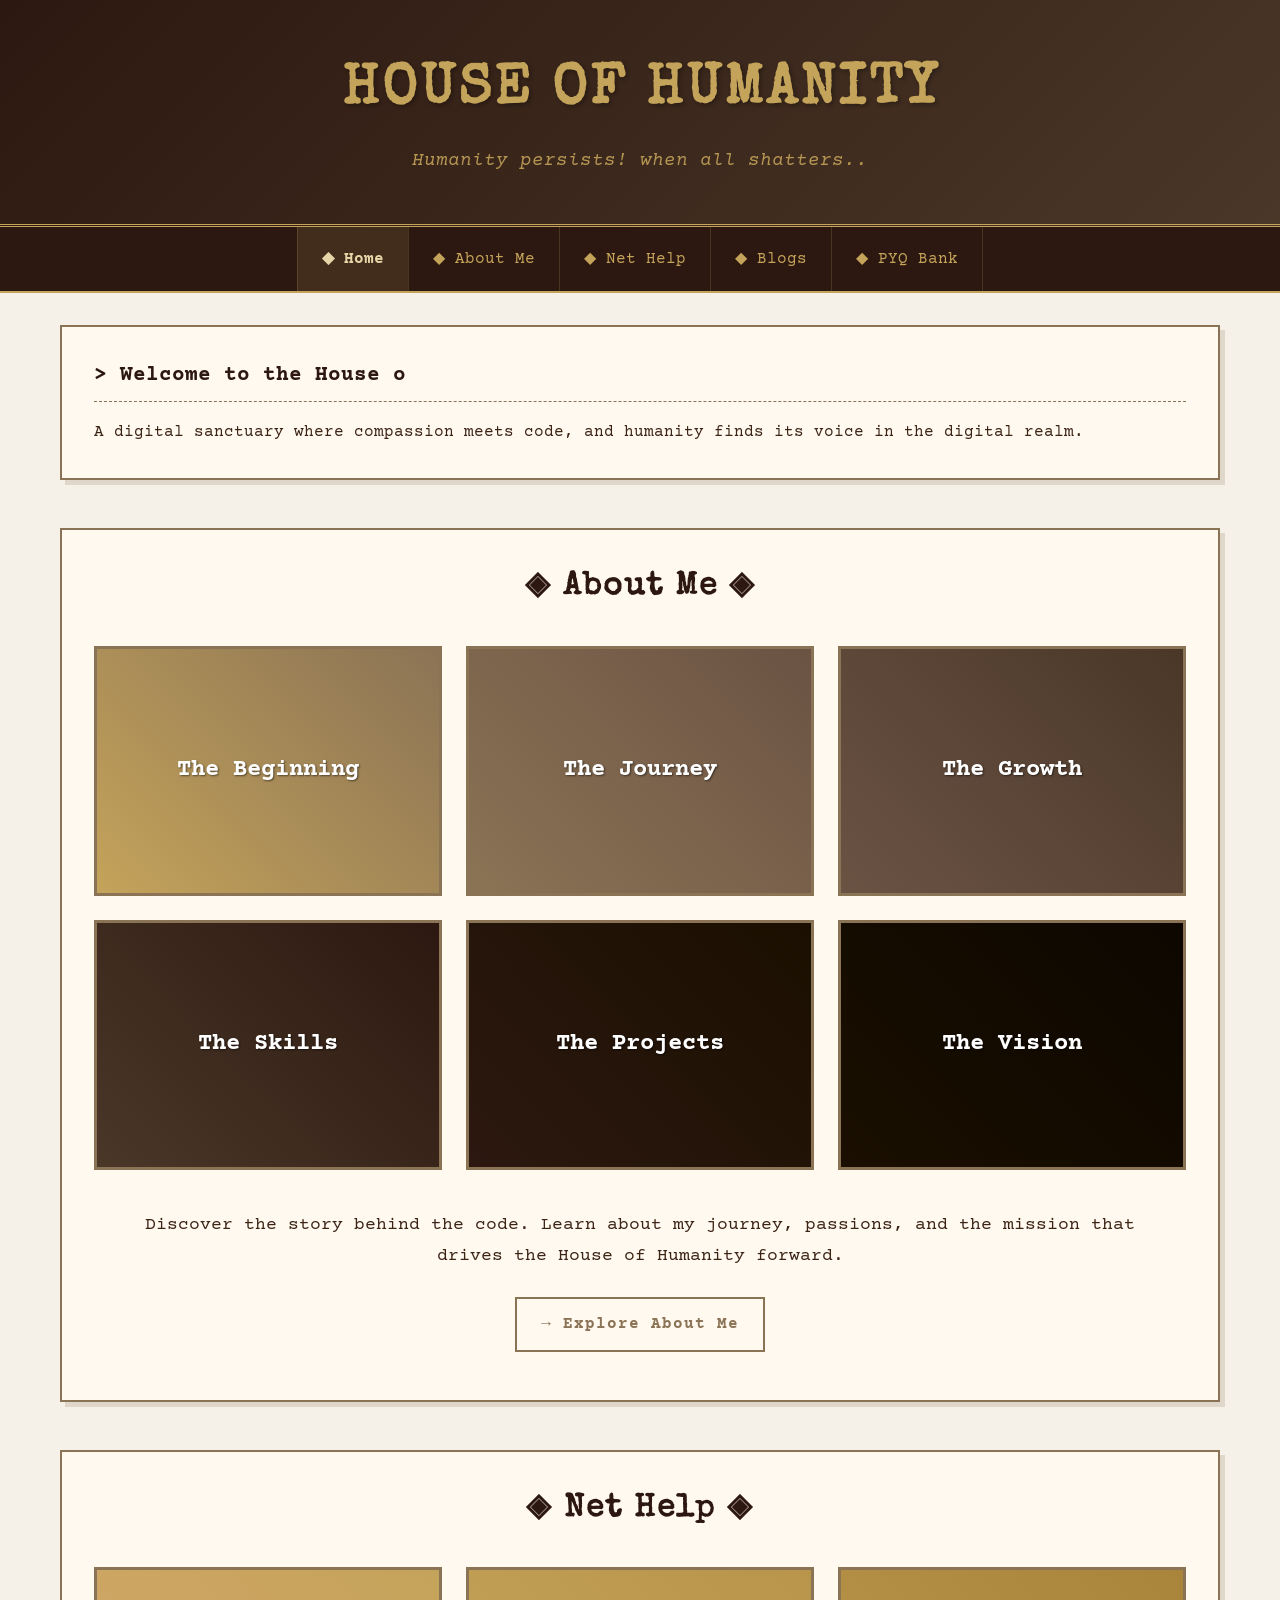
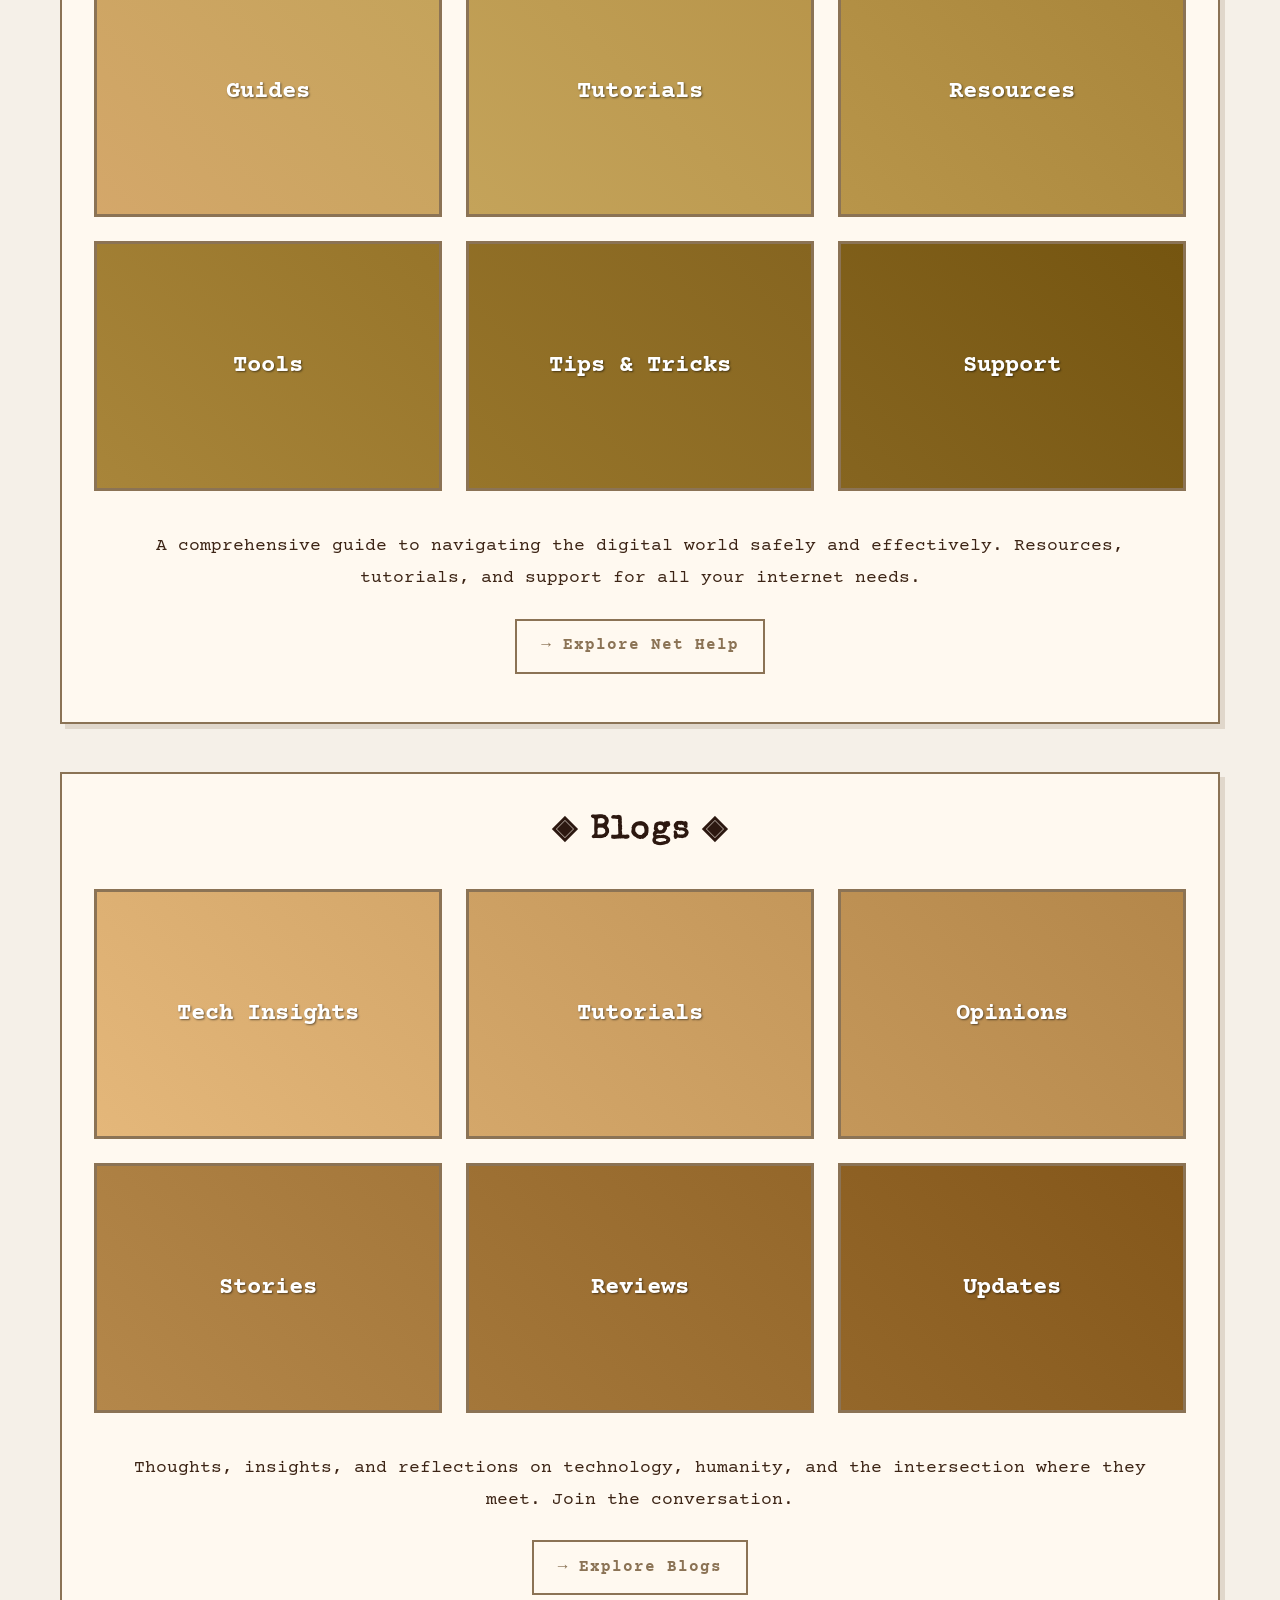
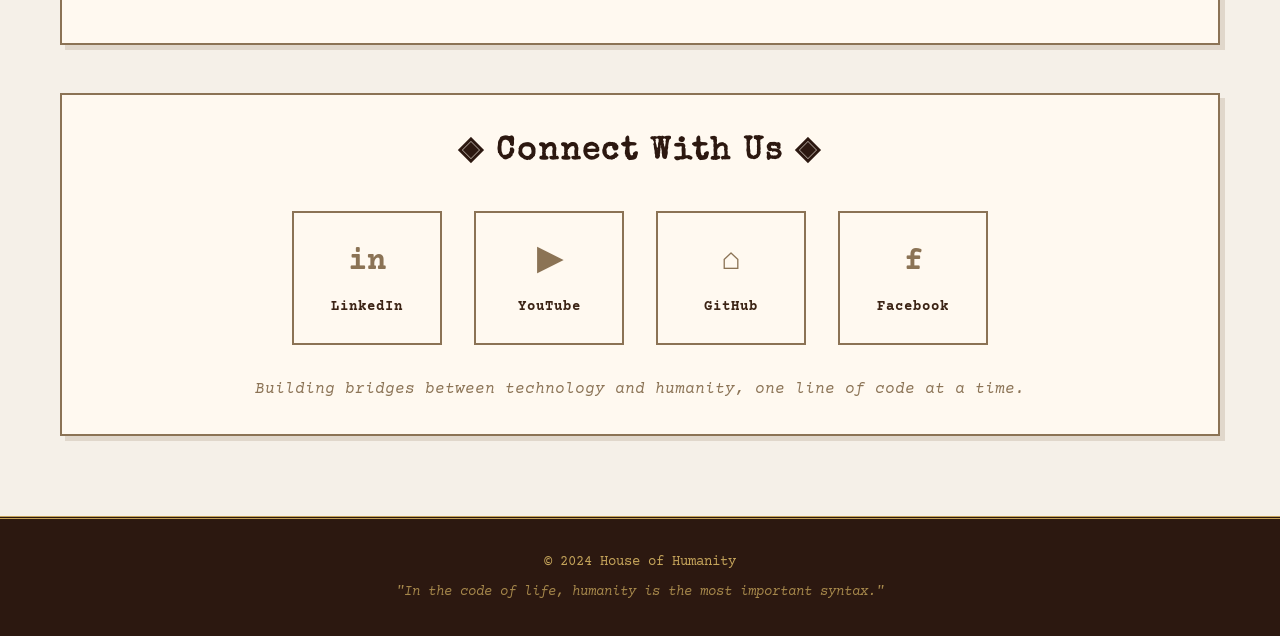
<file: index.html>
<!DOCTYPE html>
<html lang="en">
<head>
    <meta charset="UTF-8">
    <meta name="viewport" content="width=device-width, initial-scale=1.0">
    <meta http-equiv="X-UA-Compatible" content="IE=edge">
    
    <!-- SEO Meta Tags -->
    <title>House of Humanity | Portfolio - Digital Sanctuary for Code & Compassion</title>
    <meta name="description" content="House of Humanity is a portfolio website showcasing projects, technical blogs, and digital resources. Discover coding tutorials, web development insights, and technology guides.">
    <meta name="keywords" content="portfolio, web development, coding, technology blog, programming tutorials, digital resources">
    <meta name="author" content="House of Humanity">
    <meta name="robots" content="index, follow">
    <meta name="theme-color" content="#2c1810">
    
    <!-- Open Graph / Social Media -->
    <meta property="og:type" content="website">
    <meta property="og:url" content="https://houseofhumanity.com/">
    <meta property="og:title" content="House of Humanity | Portfolio">
    <meta property="og:description" content="A portfolio where technology meets humanity. Explore coding projects, insightful blogs, and digital resources.">
    <meta property="og:image" content="https://houseofhumanity.com/assets/images/og-image.jpg">
    <meta property="og:site_name" content="House of Humanity">
    
    <!-- Twitter Card -->
    <meta name="twitter:card" content="summary_large_image">
    <meta name="twitter:title" content="House of Humanity | Portfolio">
    <meta name="twitter:description" content="A portfolio where technology meets humanity. Explore coding projects, insightful blogs, and digital resources.">
    
    <link rel="canonical" href="https://houseofhumanity.com/">
    <link rel="stylesheet" href="home_style.css">
    <link rel="preconnect" href="https://fonts.googleapis.com">
    <link rel="preconnect" href="https://fonts.gstatic.com" crossorigin>
    <link href="https://fonts.googleapis.com/css2?family=Courier+Prime:ital,wght@0,400;0,700;1,400&family=Special+Elite&display=swap" rel="stylesheet">
</head>
<body>
    <!-- Skip to main content - Accessibility -->
    <a href="#main-content" class="skip-link">Skip to main content</a>

    <!-- Header -->
    <header class="site-header" role="banner">
        <h1 class="main-title">House of Humanity</h1>
        <p class="subtitle">Humanity persists! when all shatters..</p>
    </header>

    <!-- Navigation -->
    <nav class="navbar" role="navigation" aria-label="Main navigation">
        <div class="nav-container">
            <ul class="nav-menu" id="navMenu" role="menubar">
                <li class="nav-item" role="none">
                    <a href="#" class="nav-link active" role="menuitem" aria-current="page">◆ Home</a>
                </li>
                <li class="nav-item" role="none">
                    <a href="about.html" class="nav-link" role="menuitem" target="_blank" rel="noopener noreferrer">◆ About Me</a>
                </li>
                <li class="nav-item" role="none">
                    <a href="net_help.html" class="nav-link" role="menuitem" target="_blank" rel="noopener noreferrer">◆ Net Help</a>
                </li>
                <li class="nav-item" role="none">
                    <a href="blog.html" class="nav-link" role="menuitem" target="_blank" rel="noopener noreferrer">◆ Blogs</a>
                </li>
                <li class="nav-item" role="none">
                    <a href="pyq_bank.html" class="nav-link" role="menuitem" target="_blank" rel="noopener noreferrer">◆ PYQ Bank</a>
                </li>
            </ul>
            <button class="hamburger" id="hamburger" aria-label="Toggle navigation menu" aria-expanded="false">
                <span class="bar" aria-hidden="true"></span>
                <span class="bar" aria-hidden="true"></span>
                <span class="bar" aria-hidden="true"></span>
            </button>
        </div>
    </nav>

    <!-- Main Content -->
    <main class="main-content" id="main-content">
        
        <!-- Welcome Section -->
        <section class="welcome-section" aria-labelledby="welcome-heading">
            <h2 id="welcome-heading" class="welcome-text">> Welcome to the House of Humanity_</h2>
            <p class="welcome-desc">A digital sanctuary where compassion meets code, and humanity finds its voice in the digital realm.</p>
        </section>

        <!-- About Me Preview -->
        <section class="page-preview" aria-labelledby="about-heading">
            <h2 id="about-heading" class="section-title">◈ About Me ◈</h2>
            <div class="preview-images" role="list" aria-label="About Me page preview images">
                <div class="preview-img img-about-1" role="listitem" aria-label="The Beginning">The Beginning</div>
                <div class="preview-img img-about-2" role="listitem" aria-label="The Journey">The Journey</div>
                <div class="preview-img img-about-3" role="listitem" aria-label="The Growth">The Growth</div>
                <div class="preview-img img-about-4" role="listitem" aria-label="The Skills">The Skills</div>
                <div class="preview-img img-about-5" role="listitem" aria-label="The Projects">The Projects</div>
                <div class="preview-img img-about-6" role="listitem" aria-label="The Vision">The Vision</div>
            </div>
            <div class="preview-description">
                <p>Discover the story behind the code. Learn about my journey, passions, and the mission that drives the House of Humanity forward.</p>
                <a href="about.html" class="explore-link" target="_blank" rel="noopener noreferrer">→ Explore About Me</a>
            </div>
        </section>

        <!-- Net Help Preview -->
        <section class="page-preview" aria-labelledby="nethelp-heading">
            <h2 id="nethelp-heading" class="section-title">◈ Net Help ◈</h2>
            <div class="preview-images" role="list" aria-label="Net Help page preview images">
                <div class="preview-img img-nethelp-1" role="listitem" aria-label="Guides">Guides</div>
                <div class="preview-img img-nethelp-2" role="listitem" aria-label="Tutorials">Tutorials</div>
                <div class="preview-img img-nethelp-3" role="listitem" aria-label="Resources">Resources</div>
                <div class="preview-img img-nethelp-4" role="listitem" aria-label="Tools">Tools</div>
                <div class="preview-img img-nethelp-5" role="listitem" aria-label="Tips and Tricks">Tips & Tricks</div>
                <div class="preview-img img-nethelp-6" role="listitem" aria-label="Support">Support</div>
            </div>
            <div class="preview-description">
                <p>A comprehensive guide to navigating the digital world safely and effectively. Resources, tutorials, and support for all your internet needs.</p>
                <a href="net_help.html" class="explore-link" target="_blank" rel="noopener noreferrer">→ Explore Net Help</a>
            </div>
        </section>

        <!-- Blogs Preview -->
        <section class="page-preview" aria-labelledby="blogs-heading">
            <h2 id="blogs-heading" class="section-title">◈ Blogs ◈</h2>
            <div class="preview-images" role="list" aria-label="Blogs page preview images">
                <div class="preview-img img-blog-1" role="listitem" aria-label="Tech Insights">Tech Insights</div>
                <div class="preview-img img-blog-2" role="listitem" aria-label="Tutorials">Tutorials</div>
                <div class="preview-img img-blog-3" role="listitem" aria-label="Opinions">Opinions</div>
                <div class="preview-img img-blog-4" role="listitem" aria-label="Stories">Stories</div>
                <div class="preview-img img-blog-5" role="listitem" aria-label="Reviews">Reviews</div>
                <div class="preview-img img-blog-6" role="listitem" aria-label="Updates">Updates</div>
            </div>
            <div class="preview-description">
                <p>Thoughts, insights, and reflections on technology, humanity, and the intersection where they meet. Join the conversation.</p>
                <a href="blog.html" class="explore-link" target="_blank" rel="noopener noreferrer">→ Explore Blogs</a>
            </div>
        </section>

        <!-- Social Links -->
        <section class="social-section" aria-labelledby="social-heading">
            <h2 id="social-heading" class="section-title">◈ Connect With Us ◈</h2>
            <div class="social-links" role="list" aria-label="Social media links">
                <a href="https://linkedin.com/in/yourprofile" class="social-link" target="_blank" rel="noopener noreferrer" role="listitem">
                    <span class="social-icon" aria-hidden="true">in</span>
                    <span class="social-name">LinkedIn</span>
                </a>
                <a href="https://youtube.com/@yourchannel" class="social-link" target="_blank" rel="noopener noreferrer" role="listitem">
                    <span class="social-icon" aria-hidden="true">▶</span>
                    <span class="social-name">YouTube</span>
                </a>
                <a href="https://github.com/yourusername/portfolio" class="social-link" target="_blank" rel="noopener noreferrer" role="listitem">
                    <span class="social-icon" aria-hidden="true">⌂</span>
                    <span class="social-name">GitHub</span>
                </a>
                <a href="https://facebook.com/yourprofile" class="social-link" target="_blank" rel="noopener noreferrer" role="listitem">
                    <span class="social-icon" aria-hidden="true">f</span>
                    <span class="social-name">Facebook</span>
                </a>
            </div>
            <p class="social-tagline">Building bridges between technology and humanity, one line of code at a time.</p>
        </section>
    </main>

    <!-- Footer -->
    <footer class="footer" role="contentinfo">
        <p class="footer-text">© 2024 House of Humanity</p>
        <p class="footer-quote">"In the code of life, humanity is the most important syntax."</p>
    </footer>

    <script>
        // Mobile menu toggle
        const hamburger = document.getElementById("hamburger");
        const navMenu = document.getElementById("navMenu");

        hamburger.addEventListener("click", () => {
            hamburger.classList.toggle("active");
            navMenu.classList.toggle("active");
            hamburger.setAttribute("aria-expanded", navMenu.classList.contains("active"));
        });

        // Close menu on link click
        document.querySelectorAll(".nav-link").forEach(link => {
            link.addEventListener("click", () => {
                hamburger.classList.remove("active");
                navMenu.classList.remove("active");
                hamburger.setAttribute("aria-expanded", "false");
            });
        });

        // Close menu on Escape key
        document.addEventListener("keydown", (e) => {
            if (e.key === "Escape" && navMenu.classList.contains("active")) {
                hamburger.classList.remove("active");
                navMenu.classList.remove("active");
                hamburger.setAttribute("aria-expanded", "false");
                hamburger.focus();
            }
        });

        // Typewriter effect
        document.addEventListener("DOMContentLoaded", () => {
            const welcomeText = document.querySelector(".welcome-text");
            if (welcomeText) {
                const text = welcomeText.textContent;
                welcomeText.textContent = "";
                let i = 0;
                function type() {
                    if (i < text.length) {
                        welcomeText.textContent += text.charAt(i);
                        i++;
                        setTimeout(type, 50);
                    }
                }
                setTimeout(type, 500);
            }
        });
    </script>
</body>
</html>
</file>
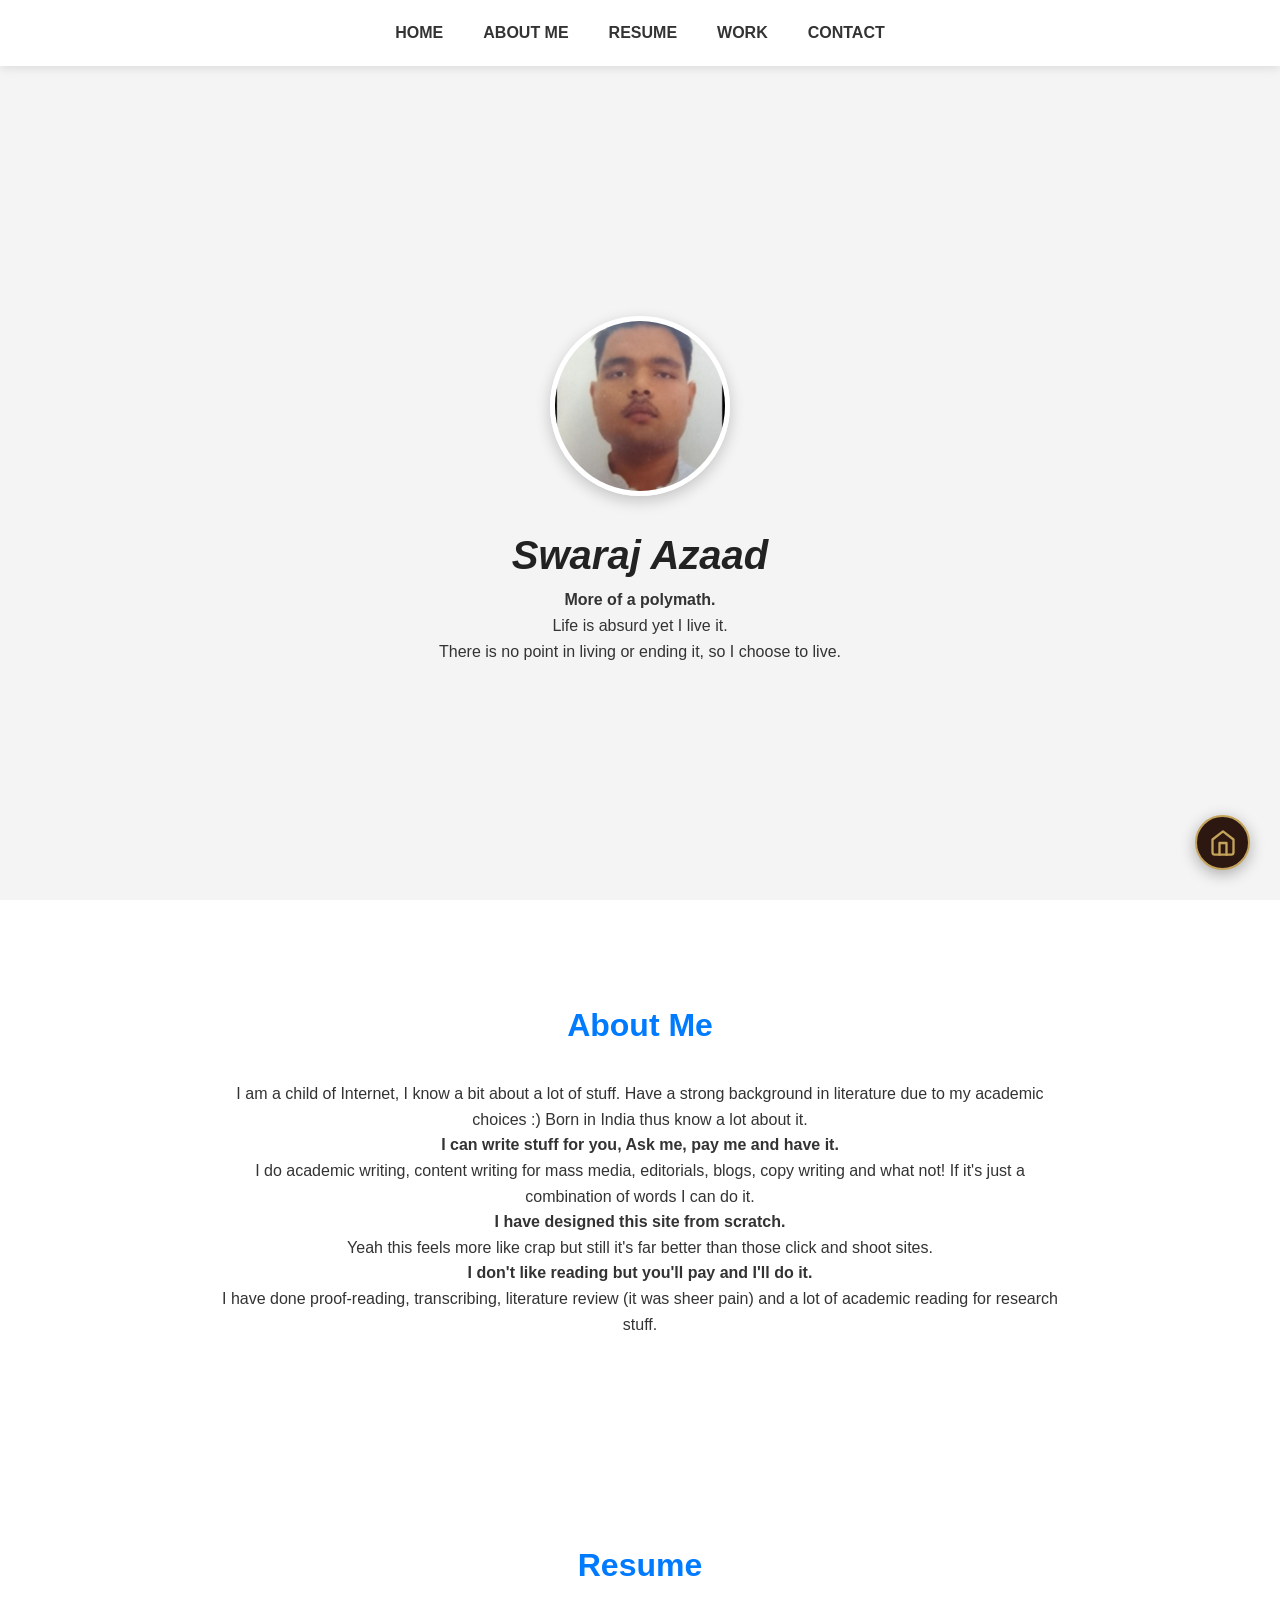
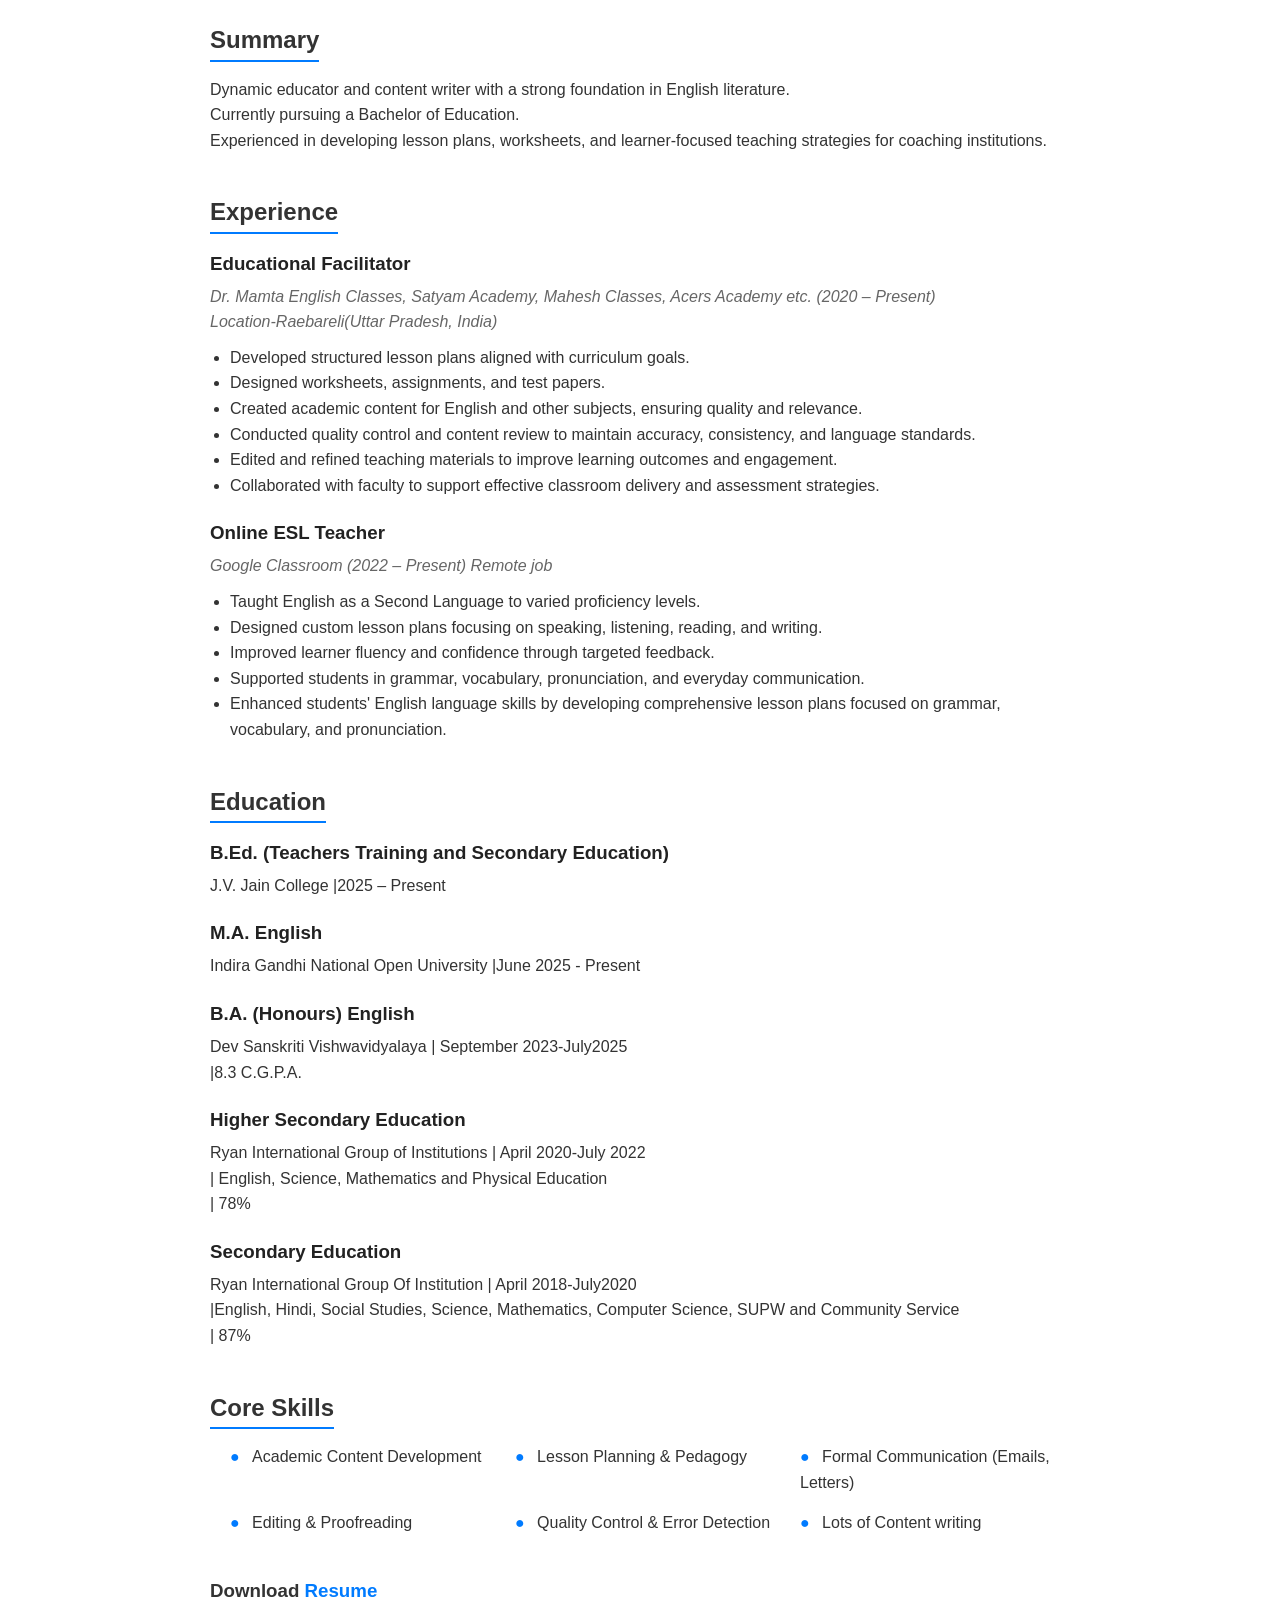
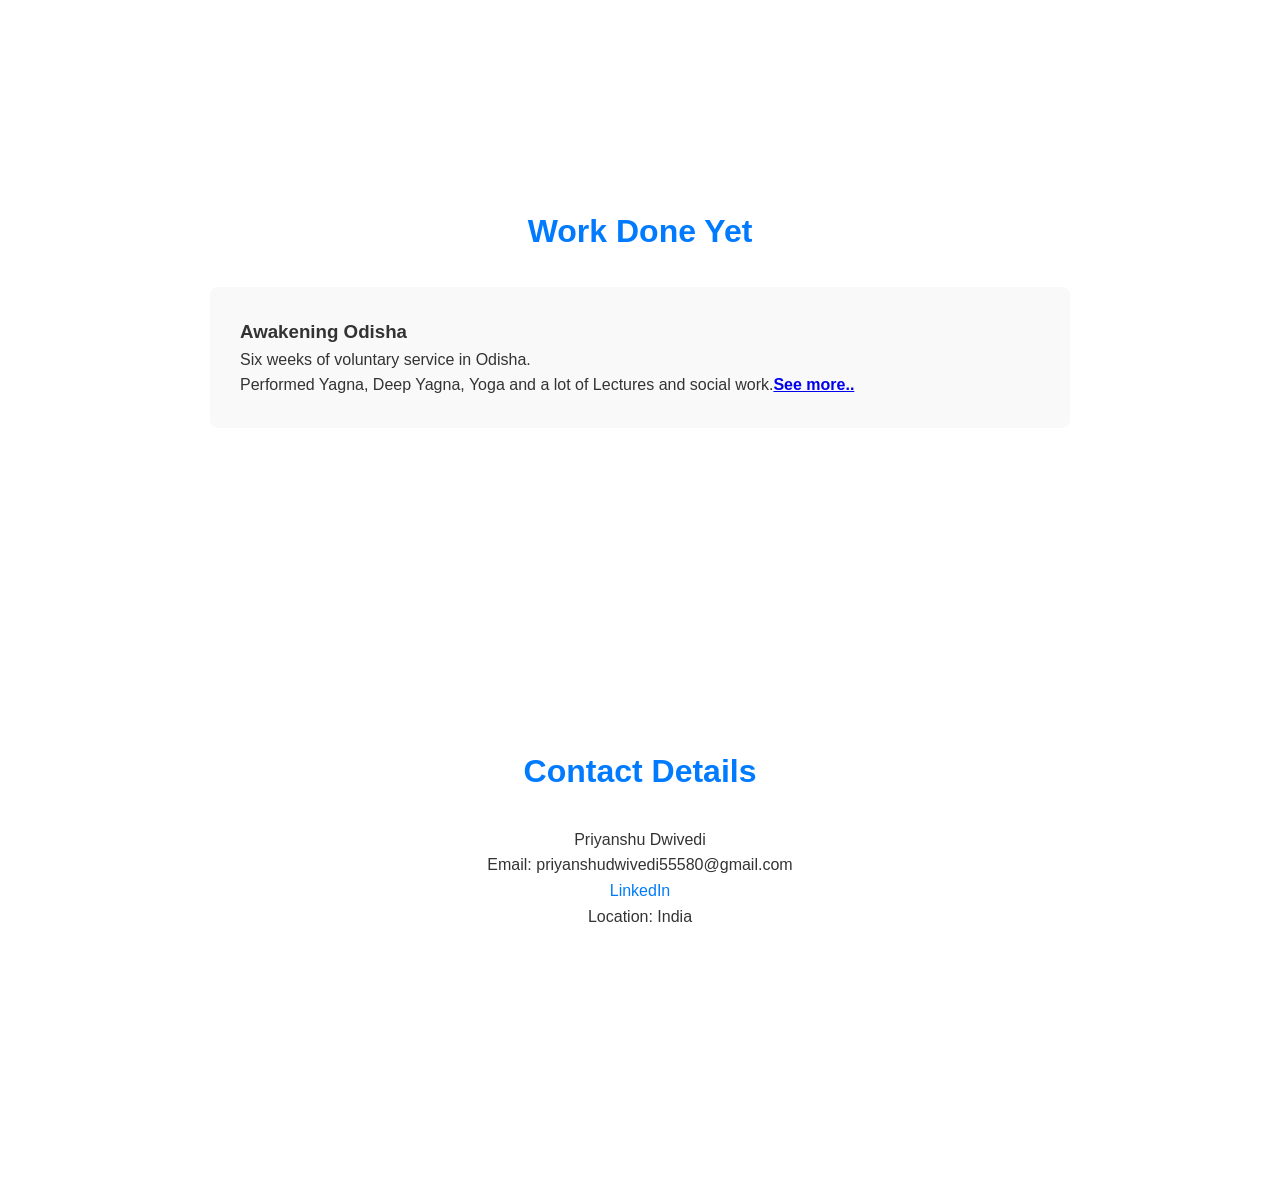
<file: about.html>
<!DOCTYPE html>
<html lang="en">
<head>
    <meta charset="utf-8"/>
    <meta name="viewport" content="width=device-width, initial-scale=1.0">
    <meta http-equiv="X-UA-Compatible" content="IE=edge">
    
    <!-- SEO Meta Tags -->
    <title>About Me | House of Humanity</title>
    <meta name="description" content="Learn about Priyanshu Dwivedi - educator, content writer, and polymath with expertise in academic writing, ESL teaching, and web development.">
    <meta name="keywords" content="Priyanshu Dwivedi, Swaraj Azaad, educator, content writer, ESL teacher, portfolio">
    <meta name="author" content="Priyanshu Dwivedi">
    <meta name="robots" content="index, follow">
    
    <!-- Open Graph -->
    <meta property="og:type" content="website">
    <meta property="og:title" content="About Me | House of Humanity">
    <meta property="og:description" content="Learn about Priyanshu Dwivedi - educator, content writer, and polymath.">
    
    <link rel="stylesheet" href="about.css">
    <link rel="icon" href="icon.jpg">
</head>
<body>

    <!-- Floating Home Button -->
    <a href="index.html" class="floating-home" title="Return to House of Humanity" aria-label="Return to Home Page">
        <svg width="28" height="28" viewBox="0 0 24 24" fill="none" stroke="currentColor" stroke-width="2" stroke-linecap="round" stroke-linejoin="round">
            <path d="M3 9l9-7 9 7v11a2 2 0 0 1-2 2H5a2 2 0 0 1-2-2z"></path>
            <polyline points="9 22 9 12 15 12 15 22"></polyline>
        </svg>
    </a>

    <header>
        <nav>
            <ul class="nav-links">
                <li><a href="#home">Home</a></li>
                <li><a href="#about_me">About Me</a></li>
                <li><a href="#resume">Resume</a></li>
                <li><a href="#work">Work</a></li>
                <li><a href="#contact">Contact</a></li>
            </ul>
        </nav>
    </header>

    <main>
        <!-- Hero Section -->
        <section id="home" class="hero">
            <div class="profile-container">
                <img src="icon.jpg" alt="Swaraj Azaad" class="profile-img">
                <h1 class="main-name"><em>Swaraj Azaad</em></h1>
                <p><strong>More of a polymath.</strong>
                    <br>Life is absurd yet I live it.
                    <br>There is no point in living or ending it, so I choose to live.</p>
            </div>
        </section>
        
        <!-- About Me Section -->
        <section id="about_me" class="content-sec">
            <h1>About Me</h1>
            <p>I am a child of Internet, I know a bit about a lot of stuff. Have a strong background in literature due to my academic choices :) Born in India thus know a lot about it.</p>
            <p><b>I can write stuff for you, Ask me, pay me and have it.</b></p>
            <p>I do academic writing, content writing for mass media, editorials, blogs, copy writing and what not! If it's just a combination of words I can do it.</p>
            <p><strong>I have designed this site from scratch.</strong>
                <br>Yeah this feels more like crap but still it's far better than those click and shoot sites.</p>
            <p><b>I don't like reading but you'll pay and I'll do it.</b>
                <br>I have done proof-reading, transcribing, literature review (it was sheer pain) and a lot of academic reading for research stuff.</p>
        </section>
        
        <!-- Resume Section -->
        <section id="resume" class="content-sec">
            <h1>Resume</h1>
            <div class="resume-wrapper">
                <article class="resume-item">
                    <h2>Summary</h2>
                    <p>Dynamic educator and content writer with a strong foundation in English literature.
                        <br>Currently pursuing a Bachelor of Education.
                        <br>Experienced in developing lesson plans, worksheets, and learner-focused teaching strategies for coaching institutions.</p>
                </article>

                <article class="resume-item">
                    <h2>Experience</h2>
                    
                    <div class="entry">
                        <h3>Educational Facilitator</h3>
                        <span>Dr. Mamta English Classes, Satyam Academy, Mahesh Classes, Acers Academy etc. (2020 – Present)
                            <br>Location-Raebareli(Uttar Pradesh, India)</span>
                        <ul>
                            <li>Developed structured lesson plans aligned with curriculum goals.</li>
                            <li>Designed worksheets, assignments, and test papers.</li>
                            <li>Created academic content for English and other subjects, ensuring quality and relevance.</li>
                            <li>Conducted quality control and content review to maintain accuracy, consistency, and language standards.</li>
                            <li>Edited and refined teaching materials to improve learning outcomes and engagement.</li>
                            <li>Collaborated with faculty to support effective classroom delivery and assessment strategies.</li>
                        </ul>
                    </div>
                    
                    <div class="entry">
                        <h3>Online ESL Teacher</h3>
                        <span>Google Classroom (2022 – Present) Remote job</span>
                        <ul>
                            <li>Taught English as a Second Language to varied proficiency levels.</li>
                            <li>Designed custom lesson plans focusing on speaking, listening, reading, and writing.</li>
                            <li>Improved learner fluency and confidence through targeted feedback.</li>
                            <li>Supported students in grammar, vocabulary, pronunciation, and everyday communication.</li>
                            <li>Enhanced students' English language skills by developing comprehensive lesson plans focused on grammar, vocabulary, and pronunciation.</li>
                        </ul>
                    </div>
                </article>

                <article class="resume-item">
                    <h2>Education</h2>
                    <div class="entry">
                        <h3>B.Ed. (Teachers Training and Secondary Education)</h3>
                        <p>J.V. Jain College |2025 – Present</p>
                    </div>
                    <div class="entry">
                        <h3>M.A. English</h3>
                        <p>Indira Gandhi National Open University |June 2025 - Present</p>
                    </div>
                    <div class="entry">
                        <h3>B.A. (Honours) English</h3>
                        <p>Dev Sanskriti Vishwavidyalaya | September 2023-July2025<br>|8.3 C.G.P.A.</p>
                    </div>
                    <div class="entry">
                        <h3>Higher Secondary Education</h3>
                        <p>Ryan International Group of Institutions | April 2020-July 2022<br>| English, Science, Mathematics and Physical Education <br>| 78%</p>
                    </div>
                    <div class="entry">
                        <h3>Secondary Education</h3>
                        <p>Ryan International Group Of Institution | April 2018-July2020<br>|English, Hindi, Social Studies, Science, Mathematics, Computer Science, SUPW and Community Service <br>| 87%</p>
                    </div>
                </article>

                <article class="resume-item">
                    <h2>Core Skills</h2>
                    <ul class="skills-grid">
                        <li>Academic Content Development</li>
                        <li>Lesson Planning & Pedagogy</li>
                        <li>Formal Communication (Emails, Letters)</li>
                        <li>Editing & Proofreading</li>
                        <li>Quality Control & Error Detection</li>
                        <li>Lots of Content writing</li>
                    </ul>
                </article>
                
                <h3>Download <a href="resume.pdf" target="_blank">Resume</a></h3>
            </div>
        </section>

        <!-- Work Section -->
        <section id="work" class="content-sec">
            <h1>Work Done Yet</h1>
            <div class="work-entry">
                <h3>Awakening Odisha</h3>
                <p>Six weeks of voluntary service in Odisha.<br>Performed Yagna, Deep Yagna, Yoga and a lot of Lectures and social work.<b><a href="awakening_odisha.pdf" target="_blank">See more..</a></b></p>
            </div>
        </section>

        <!-- Contact Section -->
        <section id="contact" class="content-sec">
            <h1>Contact Details</h1>
            <p>Priyanshu Dwivedi</p>
            <p>Email: priyanshudwivedi55580@gmail.com</p>
            <a href="https://www.linkedin.com/in/-priyanshu-dwivedi-/">LinkedIn</a>
            <p>Location: India</p>
        </section>
    </main>
</body>
</html>
</file>
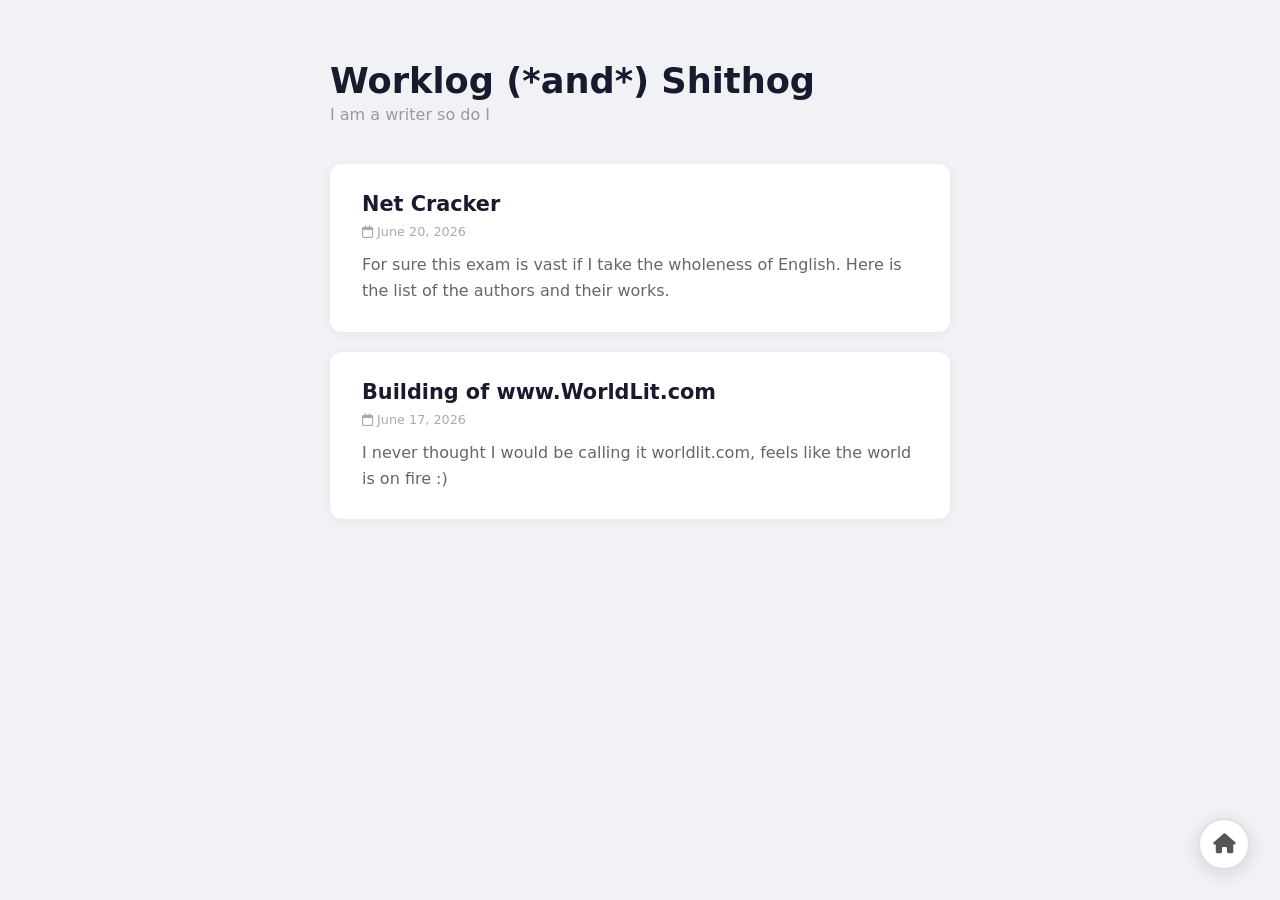
<file: blog.html>
<!DOCTYPE html>
<html lang="en">
<head>
    <meta charset="UTF-8">
    <meta name="viewport" content="width=device-width, initial-scale=1.0">
    <title>Blogs | House of Humanity</title>
    <meta name="description" content="Thoughts, insights, and reflections on technology and humanity.">
    
    <!-- Font Awesome (from source) -->
    <link rel="stylesheet" href="https://cdnjs.cloudflare.com/ajax/libs/font-awesome/6.0.0/css/all.min.css">
    
    <style>
        /* ========== SOURCE AESTHETICS (exact copy) ========== */
        :root {
            --accent: #e67e22;
            --reading-bg: #faf8f5;
            --reading-text: #333;
            --reading-width: 720px;
        }

        * {
            margin: 0;
            padding: 0;
            box-sizing: border-box;
        }

        body {
            font-family: 'Segoe UI', system-ui, sans-serif;
            background: #f0f2f5;
            min-height: 100vh;
        }

        /* ---------- Homepage (post list) ---------- */
        .home-content {
            max-width: 700px;
            margin: 0 auto;
            padding: 60px 40px;
        }

        .home-content h1 {
            font-size: 2.2rem;
            color: #1a1a2e;
            margin-bottom: 4px;
        }

        .tagline {
            color: #999;
            font-size: 1rem;
            margin-bottom: 40px;
        }

        /* ---------- Post Cards ---------- */
        .post-card {
            background: #fff;
            padding: 28px 32px;
            border-radius: 12px;
            margin-bottom: 20px;
            box-shadow: 0 2px 12px rgba(0,0,0,0.05);
            transition: box-shadow 0.2s, transform 0.2s;
            cursor: pointer;
            display: block;
            text-decoration: none;
            color: inherit;
        }

        .post-card:hover {
            box-shadow: 0 6px 24px rgba(0,0,0,0.1);
            transform: translateY(-2px);
        }

        .post-card h2 {
            font-size: 1.3rem;
            color: #1a1a2e;
            margin-bottom: 6px;
        }

        .post-card .post-date {
            font-size: 0.8rem;
            color: #aaa;
            margin-bottom: 10px;
        }

        .post-card p {
            color: #666;
            line-height: 1.6;
        }

        /* ---------- Reading Mode ---------- */
        body.reading-mode {
            background: var(--reading-bg);
        }

        .reading-content {
            max-width: var(--reading-width);
            margin: 0 auto;
            padding: 60px 40px;
            font-family: 'Georgia', 'Times New Roman', serif;
            font-size: 18px;
            line-height: 1.85;
            color: var(--reading-text);
        }

        .reading-content h1 {
            font-size: 2rem;
            color: var(--reading-text);
            margin-bottom: 8px;
        }

        .reading-content .post-date {
            font-size: 0.9rem;
            color: #999;
            margin-bottom: 32px;
        }

        .reading-content h2 {
            font-size: 1.4rem;
            color: var(--reading-text);
            margin-top: 36px;
            margin-bottom: 8px;
        }

        .reading-content h3 {
            font-size: 1.15rem;
            color: var(--reading-text);
            margin-top: 28px;
        }

        .reading-content p {
            color: var(--reading-text);
            margin-bottom: 18px;
        }

        .reading-content ul, .reading-content ol {
            margin-left: 24px;
            margin-bottom: 18px;
        }

        .reading-content li {
            margin-bottom: 6px;
        }

        .reading-content blockquote {
            border-left: 4px solid var(--accent);
            margin: 24px 0;
            padding: 12px 20px;
            font-style: italic;
            color: #555;
        }

        .reading-content code {
            background: #eee;
            padding: 2px 6px;
            border-radius: 3px;
            font-size: 0.9em;
        }

        /* ---------- Back Button ---------- */
        .back-btn {
            display: inline-block;
            margin-bottom: 24px;
            padding: 6px 16px;
            background: #fff;
            border: 1px solid #ddd;
            border-radius: 6px;
            color: #555;
            cursor: pointer;
            font-family: 'Segoe UI', system-ui, sans-serif;
            font-size: 0.9rem;
            text-decoration: none;
            transition: all 0.2s;
        }

        .back-btn:hover {
            border-color: var(--accent);
            color: var(--accent);
            background: #fff;
        }

        /* ---------- Floating Home Button (source style) ---------- */
        .home-fab {
            position: fixed;
            bottom: 30px;
            right: 30px;
            z-index: 1001;
            width: 52px;
            height: 52px;
            border-radius: 50%;
            background: #fff;
            border: 2px solid #e0e0e0;
            cursor: pointer;
            font-size: 20px;
            display: flex;
            align-items: center;
            justify-content: center;
            box-shadow: 0 4px 18px rgba(0,0,0,0.12);
            transition: all 0.3s ease;
            color: #555;
            text-decoration: none;
        }

        .home-fab:hover {
            box-shadow: 0 6px 24px rgba(0,0,0,0.18);
            border-color: var(--accent);
            color: var(--accent);
            transform: scale(1.08);
        }

        /* ---------- View toggling ---------- */
        #postListView { display: block; }
        #readingView { display: none; }

        /* ---------- Responsive ---------- */
        @media (max-width: 600px) {
            .home-content {
                padding: 40px 20px;
            }
            .reading-content {
                padding: 40px 20px;
                font-size: 16px;
            }
            .post-card {
                padding: 20px 24px;
            }
            .home-fab {
                bottom: 20px;
                right: 16px;
                width: 46px;
                height: 46px;
                font-size: 18px;
            }
        }
    </style>
</head>
<body>

    <!-- ========== POST LIST (Homepage) ========== -->
    <div id="postListView">
        <main class="home-content">
            <h1>Worklog (*and*) Shithog</h1>
            <p class="tagline">I am a writer so do I</p>
            <div id="postsContainer">
                <!-- JavaScript fills this -->
            </div>
        </main>
    </div>

    <!-- ========== READING VIEW (hidden) ========== -->
    <div id="readingView">
        <main class="reading-content">
            <button class="back-btn" id="backToList"><i class="fas fa-arrow-left"></i> Back to posts</button>
            <div id="postDetailContent">
                <!-- JavaScript fills this -->
            </div>
        </main>
    </div>

    <!-- ========== FLOATING HOME BUTTON ========== -->
    <a href="index.html" class="home-fab" title="Back to House of Humanity">
        <i class="fas fa-home"></i>
    </a>

    <script>
        (function() {
            const postListView = document.getElementById('postListView');
            const readingView = document.getElementById('readingView');
            const postsContainer = document.getElementById('postsContainer');
            const postDetailContent = document.getElementById('postDetailContent');
            const backBtn = document.getElementById('backToList');

            let allPosts = [];

            // ---------- Load posts from blogs.json ----------
            async function loadPosts() {
                try {
                    const response = await fetch('blogs.json');
                    if (!response.ok) throw new Error('Failed to load blogs.json');
                    const data = await response.json();
                    // data should be an array of post objects
                    allPosts = Array.isArray(data) ? data : [];
                } catch (error) {
                    console.error('Could not load posts:', error);
                    allPosts = [];
                }
                renderPostList();
            }

            function renderPostList() {
                if (!postsContainer) return;
                if (allPosts.length === 0) {
                    postsContainer.innerHTML = '<p style="text-align:center; color:#999;">No posts yet. Add some entries to <code>blogs.json</code>.</p>';
                    return;
                }

                // Sort newest first
                const sorted = [...allPosts].sort((a, b) => new Date(b.date) - new Date(a.date));

                postsContainer.innerHTML = sorted.map(post => `
                    <div class="post-card" data-post-id="${post.id}">
                        <h2>${escapeHtml(post.title)}</h2>
                        <p class="post-date"><i class="far fa-calendar"></i> ${formatDate(post.date)}</p>
                        <p>${escapeHtml(post.excerpt || '')}</p>
                    </div>
                `).join('');

                // Click event on each card
                document.querySelectorAll('.post-card').forEach(card => {
                    card.addEventListener('click', function() {
                        const id = this.dataset.postId;
                        openPost(id);
                    });
                });
            }

            function openPost(id) {
                const post = allPosts.find(p => p.id == id);
                if (!post) return;

                // Build the reading view content
                let contentHtml = '';
                if (post.content) {
                    // If content is plain text with line breaks, convert to paragraphs
                    contentHtml = simpleMarkdownToHtml(post.content);
                } else {
                    contentHtml = '<p>No content available.</p>';
                }

                postDetailContent.innerHTML = `
                    <h1>${escapeHtml(post.title)}</h1>
                    <p class="post-date"><i class="far fa-calendar"></i> ${formatDate(post.date)}</p>
                    ${contentHtml}
                `;

                // Switch to reading view
                postListView.style.display = 'none';
                readingView.style.display = 'block';
                document.body.classList.add('reading-mode');
                window.scrollTo(0, 0);
            }

            function goBackToList() {
                readingView.style.display = 'none';
                postListView.style.display = 'block';
                document.body.classList.remove('reading-mode');
                window.scrollTo(0, 0);
            }

            // ---------- Utilities ----------
            function escapeHtml(text) {
                const div = document.createElement('div');
                div.textContent = text;
                return div.innerHTML;
            }

            function formatDate(dateString) {
                if (!dateString) return '';
                const options = { year: 'numeric', month: 'long', day: 'numeric' };
                return new Date(dateString).toLocaleDateString('en-US', options);
            }

            // Very basic markdown → HTML (handles headings, bold, italic, lists, links, blockquotes)
            function simpleMarkdownToHtml(md) {
                if (!md) return '';
                const lines = md.split('\n');
                let html = '';
                let inList = false;

                for (let line of lines) {
                    const trimmed = line.trim();
                    if (trimmed === '') {
                        if (inList) {
                            html += '</ul>';
                            inList = false;
                        }
                        continue;
                    }

                    // Headings
                    if (trimmed.startsWith('### ')) {
                        html += `<h3>${applyInline(trimmed.substring(4))}</h3>`;
                        continue;
                    }
                    if (trimmed.startsWith('## ')) {
                        html += `<h2>${applyInline(trimmed.substring(3))}</h2>`;
                        continue;
                    }
                    if (trimmed.startsWith('# ')) {
                        html += `<h1>${applyInline(trimmed.substring(2))}</h1>`;
                        continue;
                    }

                    // Blockquote
                    if (trimmed.startsWith('> ')) {
                        html += `<blockquote>${applyInline(trimmed.substring(2))}</blockquote>`;
                        continue;
                    }

                    // Unordered list
                    if (trimmed.startsWith('- ') || trimmed.startsWith('* ')) {
                        if (!inList) {
                            html += '<ul>';
                            inList = true;
                        }
                        html += `<li>${applyInline(trimmed.substring(2))}</li>`;
                        continue;
                    }

                    // Ordered list (1. )
                    const orderedMatch = trimmed.match(/^\d+\.\s(.+)/);
                    if (orderedMatch) {
                        if (!inList) {
                            html += '<ol>';
                            inList = true;
                        }
                        html += `<li>${applyInline(orderedMatch[1])}</li>`;
                        continue;
                    }

                    // If we were in a list and now we're not, close it
                    if (inList) {
                        html += '</ul>';
                        inList = false;
                    }

                    // Regular paragraph
                    html += `<p>${applyInline(trimmed)}</p>`;
                }

                if (inList) {
                    html += '</ul>';
                }

                return html;
            }

            function applyInline(text) {
                let escaped = escapeHtml(text);
                // Bold **text**
                escaped = escaped.replace(/\*\*(.+?)\*\*/g, '<strong>$1</strong>');
                // Italic *text*
                escaped = escaped.replace(/\*(.+?)\*/g, '<em>$1</em>');
                // Inline code `text`
                escaped = escaped.replace(/`(.+?)`/g, '<code>$1</code>');
                // Links [text](url)
                escaped = escaped.replace(/\[([^\]]+)\]\(([^)]+)\)/g, '<a href="$2" target="_blank" rel="noopener">$1</a>');
                return escaped;
            }

            // ---------- Event Listeners ----------
            backBtn.addEventListener('click', goBackToList);

            // ---------- Start ----------
            loadPosts();
        })();
    </script>
</body>
</html>
</file>
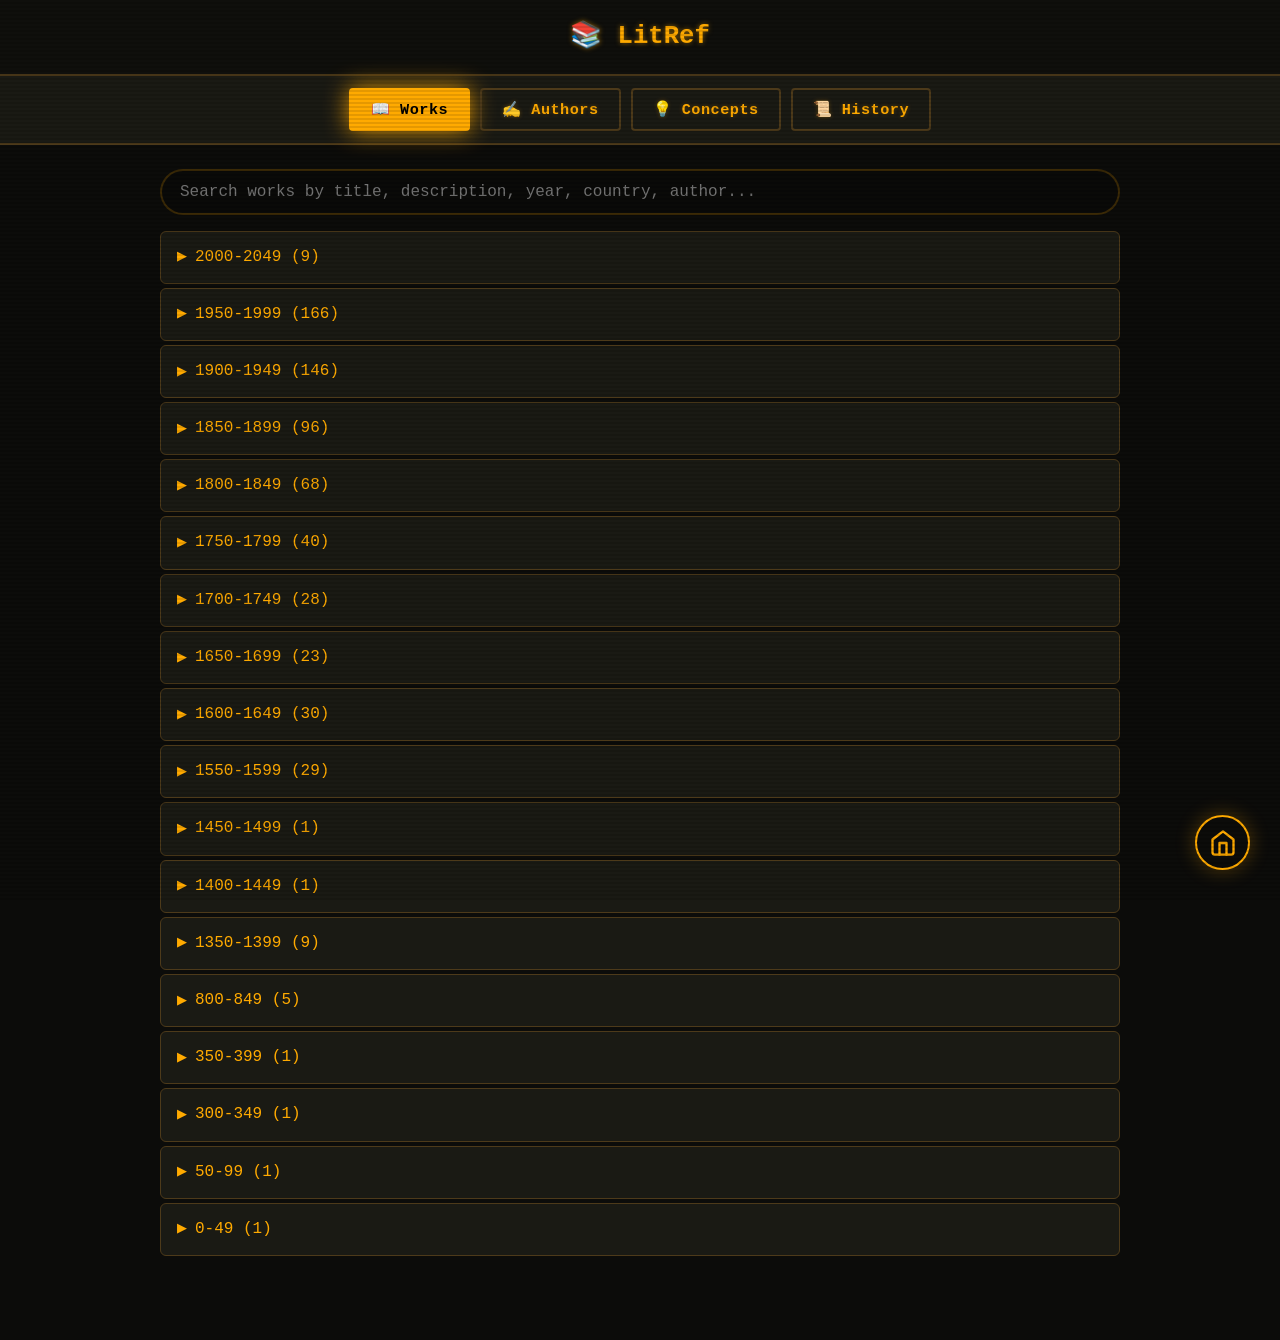
<file: net_help.html>
<!DOCTYPE html>
<html lang="en">
<head>
    <meta charset="UTF-8">
    <meta name="viewport" content="width=device-width, initial-scale=1.0">
    <title>Net Help | House of Humanity</title>
    <meta name="description" content="Literature Reference System - Explore works, authors, concepts, and historical events.">
    <link rel="stylesheet" href="net_help.css">
</head>
<body>
    <!-- Floating Home Button -->
    <a href="index.html" class="floating-home" title="Return to House of Humanity" aria-label="Return to Home Page">
        <svg width="28" height="28" viewBox="0 0 24 24" fill="none" stroke="currentColor" stroke-width="2" stroke-linecap="round" stroke-linejoin="round">
            <path d="M3 9l9-7 9 7v11a2 2 0 0 1-2 2H5a2 2 0 0 1-2-2z"></path>
            <polyline points="9 22 9 12 15 12 15 22"></polyline>
        </svg>
    </a>

    <!-- Header -->
    <header id="app-header">
        <h1 id="app-title">📚 LitRef</h1>
    </header>

    <!-- Side Navigation Panel -->
    <nav id="side-panel">
        <button class="nav-btn active" data-view="home">📖 Works</button>
        <button class="nav-btn" data-view="authors">✍️ Authors</button>
        <button class="nav-btn" data-view="concepts">💡 Concepts</button>
        <button class="nav-btn" data-view="history">📜 History</button>
    </nav>

    <!-- Main Content -->
    <main>
        <!-- Works View -->
        <section id="view-home" class="view active">
            <div class="search-bar">
                <input type="text" id="home-search" placeholder="Search works by title, description, year, country, author...">
            </div>
            <div id="home-content"></div>
        </section>

        <!-- Authors View -->
        <section id="view-authors" class="view">
            <div class="search-bar">
                <input type="text" id="authors-search" placeholder="Search authors...">
            </div>
            <div id="authors-content"></div>
        </section>

        <!-- Author Detail View -->
        <section id="view-author-detail" class="view">
            <div id="author-detail-content"></div>
        </section>

        <!-- Concepts View -->
        <section id="view-concepts" class="view">
            <div class="search-bar">
                <input type="text" id="concepts-search" placeholder="Search concepts...">
            </div>
            <div id="concepts-content"></div>
        </section>

        <!-- Concept Detail View -->
        <section id="view-concept-detail" class="view">
            <div id="concept-detail-content"></div>
        </section>

        <!-- History View -->
        <section id="view-history" class="view">
            <div class="search-bar">
                <input type="text" id="history-search" placeholder="Search historical events...">
            </div>
            <div id="history-content"></div>
        </section>

        <!-- History Detail View -->
        <section id="view-history-detail" class="view">
            <div id="history-detail-content"></div>
        </section>

        <!-- Work Detail View -->
        <section id="view-work" class="view">
            <div id="work-detail-content"></div>
        </section>
    </main>

    <script src="net_help.js"></script>
</body>
</html>
</file>
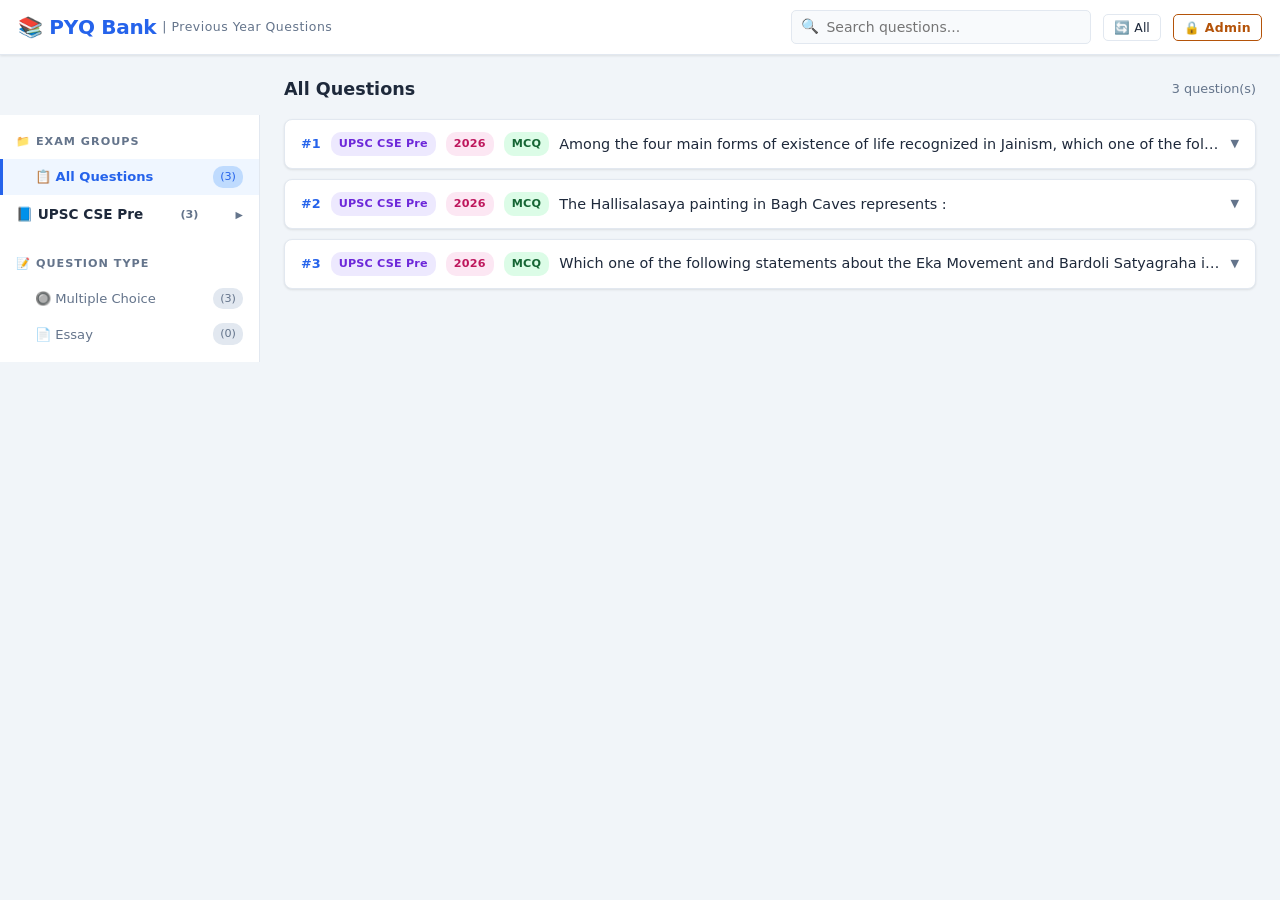
<file: pyq_bank.html>
<!DOCTYPE html>
<html lang="en">
<head>
    <meta charset="UTF-8">
    <meta name="viewport" content="width=device-width, initial-scale=1.0">
    <title>PYQ Bank — Previous Year Question Bank | Search & Browse</title>
    <meta name="description" content="PYQ Bank is a comprehensive, searchable repository of previous year exam questions. Browse, filter, and study MCQs and essay questions for UPSC, SSC, and other competitive exams.">
    <meta name="keywords" content="PYQ, previous year questions, question bank, exam preparation, UPSC, SSC, MCQs, essay questions, competitive exams, study material">
    <meta name="robots" content="index, follow">
    <meta name="author" content="PYQ Bank">
    <link rel="canonical" href="https://pyqbank.github.io/">
    <meta property="og:title" content="PYQ Bank — Previous Year Question Bank">
    <meta property="og:description" content="Browse and search previous year exam questions. Filter by exam, year, and question type. Your go-to study companion for competitive exams.">
    <meta property="og:type" content="website">
    <meta property="og:url" content="https://pyqbank.github.io/">
    <meta property="og:site_name" content="PYQ Bank">
    <meta name="twitter:card" content="summary_large_image">
    <meta name="twitter:title" content="PYQ Bank — Previous Year Question Bank">
    <meta name="twitter:description" content="Searchable repository of previous year exam questions. Filter by exam, year, and type. Ideal for competitive exam preparation.">
    <script type="application/ld+json">
        {
            "@context": "https://schema.org",
            "@type": "WebApplication",
            "name": "PYQ Bank",
            "description": "A searchable repository of previous year exam questions for competitive exam preparation.",
            "applicationCategory": "EducationalApplication",
            "operatingSystem": "All",
            "url": "https://pyqbank.github.io/",
            "browserRequirements": "Requires JavaScript"
        }
    </script>
    <style>
        :root {
            --bg: #f1f5f9;
            --surface: #ffffff;
            --surface2: #f8fafc;
            --border: #e2e8f0;
            --text: #1e293b;
            --text2: #64748b;
            --primary: #2563eb;
            --primary-light: #eff6ff;
            --success: #16a34a;
            --success-light: #f0fdf4;
            --danger: #dc2626;
            --danger-light: #fef2f2;
            --warning: #d97706;
            --gold: #b45309;
            --radius: 8px;
            --radius-sm: 5px;
            --shadow: 0 1px 3px rgba(0, 0, 0, 0.06), 0 1px 2px rgba(0, 0, 0, 0.04);
            --shadow-md: 0 4px 12px rgba(0, 0, 0, 0.08), 0 2px 4px rgba(0, 0, 0, 0.04);
            --transition: 0.2s ease;
            --font: 'Segoe UI', system-ui, -apple-system, sans-serif;
        }
        * {
            box-sizing: border-box;
            margin: 0;
            padding: 0;
        }
        html {
            scroll-behavior: smooth;
        }
        body {
            font-family: var(--font);
            background: var(--bg);
            color: var(--text);
            line-height: 1.6;
            min-height: 100vh;
            display: flex;
            flex-direction: column;
        }
        .skip-link {
            position: absolute;
            top: -100px;
            left: 10px;
            background: var(--primary);
            color: #fff;
            padding: 8px 16px;
            border-radius: var(--radius-sm);
            z-index: 300;
            font-weight: 600;
            text-decoration: none;
            transition: top 0.3s;
        }
        .skip-link:focus {
            top: 10px;
        }
        .header {
            background: var(--surface);
            border-bottom: 1px solid var(--border);
            padding: 10px 18px;
            display: flex;
            align-items: center;
            gap: 12px;
            flex-wrap: wrap;
            position: sticky;
            top: 0;
            z-index: 100;
            box-shadow: var(--shadow);
        }
        .header .logo {
            font-weight: 700;
            font-size: 1.25rem;
            color: var(--primary);
            white-space: nowrap;
            letter-spacing: -0.3px;
            display: flex;
            align-items: center;
            gap: 6px;
        }
        .header .logo span {
            color: var(--text2);
            font-weight: 400;
            font-size: 0.78rem;
            letter-spacing: 0.5px;
        }
        .header .spacer {
            flex: 1;
            min-width: 20px;
        }
        .btn {
            display: inline-flex;
            align-items: center;
            gap: 6px;
            padding: 8px 14px;
            border-radius: var(--radius-sm);
            border: 1px solid var(--border);
            background: var(--surface);
            color: var(--text);
            cursor: pointer;
            font-size: 0.85rem;
            font-weight: 500;
            white-space: nowrap;
            transition: all var(--transition);
            font-family: var(--font);
            text-decoration: none;
        }
        .btn:hover {
            background: var(--surface2);
            border-color: #cbd5e1;
        }
        .btn:active {
            transform: scale(0.97);
        }
        .btn-primary {
            background: var(--primary);
            color: #fff;
            border-color: var(--primary);
            font-weight: 600;
        }
        .btn-primary:hover {
            background: #1d4ed8;
            border-color: #1d4ed8;
        }
        .btn-success {
            background: var(--success);
            color: #fff;
            border-color: var(--success);
        }
        .btn-success:hover {
            background: #15803d;
        }
        .btn-danger {
            background: var(--danger);
            color: #fff;
            border-color: var(--danger);
        }
        .btn-danger:hover {
            background: #b91c1c;
        }
        .btn-warning {
            background: var(--warning);
            color: #fff;
            border-color: var(--warning);
        }
        .btn-warning:hover {
            background: #b45309;
        }
        .btn-outline-gold {
            background: transparent;
            color: var(--gold);
            border-color: var(--gold);
            font-weight: 600;
            letter-spacing: 0.3px;
        }
        .btn-outline-gold:hover {
            background: #fffbeb;
            border-color: #92400e;
            color: #92400e;
        }
        .btn-sm {
            padding: 5px 10px;
            font-size: 0.78rem;
            gap: 3px;
        }
        .btn-xs {
            padding: 3px 8px;
            font-size: 0.7rem;
            border-radius: 3px;
            gap: 2px;
        }
        .btn:disabled {
            opacity: 0.5;
            pointer-events: none;
        }
        .admin-badge {
            display: inline-flex;
            align-items: center;
            gap: 5px;
            background: #fef3c7;
            color: #92400e;
            border: 1px solid #fcd34d;
            padding: 6px 12px;
            border-radius: 20px;
            font-size: 0.78rem;
            font-weight: 700;
            letter-spacing: 0.3px;
            animation: pulseBadge 2s infinite;
        }
        @keyframes pulseBadge {
            0%,
            100% {
                box-shadow: 0 0 0 0 rgba(217, 119, 6, 0.3);
            }
            50% {
                box-shadow: 0 0 0 8px rgba(217, 119, 6, 0);
            }
        }
        .admin-only {
            display: none !important;
        }
        body.admin-authenticated .admin-only {
            display: inline-flex !important;
        }
        body.admin-authenticated .admin-only.block-admin {
            display: flex !important;
        }
        body.admin-authenticated .admin-only.inline-admin {
            display: inline !important;
        }
        .search-wrap {
            position: relative;
            flex: 1;
            min-width: 160px;
            max-width: 300px;
        }
        .search-wrap input {
            width: 100%;
            padding: 8px 12px 8px 34px;
            border-radius: var(--radius-sm);
            border: 1px solid var(--border);
            font-size: 0.875rem;
            background: var(--surface2);
            font-family: var(--font);
            transition: all var(--transition);
        }
        .search-wrap input:focus {
            outline: none;
            border-color: var(--primary);
            box-shadow: 0 0 0 3px rgba(37, 99, 235, 0.08);
            background: #fff;
        }
        .search-wrap .search-icon {
            position: absolute;
            left: 10px;
            top: 50%;
            transform: translateY(-50%);
            color: var(--text2);
            pointer-events: none;
            font-size: 0.9rem;
        }
        .main-container {
            display: flex;
            flex: 1;
            overflow: hidden;
        }
        .sidebar {
            width: 260px;
            min-width: 220px;
            background: var(--surface);
            border-right: 1px solid var(--border);
            overflow-y: auto;
            padding: 10px 0;
            flex-shrink: 0;
            max-height: calc(100vh - 60px);
            position: sticky;
            top: 60px;
            align-self: flex-start;
        }
        .sidebar .section-title {
            font-size: 0.7rem;
            text-transform: uppercase;
            letter-spacing: 1px;
            color: var(--text2);
            padding: 8px 16px;
            font-weight: 700;
        }
        .sidebar .group-list {
            list-style: none;
        }
        .sidebar .exam-group-header {
            display: flex;
            align-items: center;
            justify-content: space-between;
            padding: 9px 16px;
            cursor: pointer;
            font-weight: 600;
            font-size: 0.85rem;
            transition: all var(--transition);
            user-select: none;
            color: var(--text);
            gap: 6px;
        }
        .sidebar .exam-group-header:hover {
            background: var(--surface2);
        }
        .sidebar .exam-group-header .arrow {
            font-size: 0.6rem;
            transition: transform var(--transition);
            color: var(--text2);
            flex-shrink: 0;
        }
        .sidebar .exam-group.open .exam-group-header .arrow {
            transform: rotate(90deg);
        }
        .sidebar .year-list {
            list-style: none;
            overflow: hidden;
            max-height: 0;
            transition: max-height 0.3s ease;
        }
        .sidebar .exam-group.open .year-list {
            max-height: 600px;
        }
        .sidebar .year-item,
        .sidebar .type-item,
        .sidebar .all-item {
            padding: 7px 16px 7px 32px;
            cursor: pointer;
            font-size: 0.82rem;
            color: var(--text2);
            transition: all var(--transition);
            display: flex;
            align-items: center;
            justify-content: space-between;
            border-left: 3px solid transparent;
        }
        .sidebar .year-item:hover,
        .sidebar .type-item:hover,
        .sidebar .all-item:hover {
            background: var(--primary-light);
            color: var(--primary);
        }
        .sidebar .year-item.active,
        .sidebar .type-item.active,
        .sidebar .all-item.active {
            background: var(--primary-light);
            color: var(--primary);
            font-weight: 600;
            border-left-color: var(--primary);
        }
        .sidebar .count {
            font-size: 0.7rem;
            background: var(--border);
            color: var(--text2);
            padding: 2px 7px;
            border-radius: 10px;
            font-weight: 500;
        }
        .sidebar .active .count {
            background: #bfdbfe;
            color: var(--primary);
        }
        .content {
            flex: 1;
            overflow-y: auto;
            padding: 20px 24px;
            max-height: calc(100vh - 60px);
        }
        .content-header {
            display: flex;
            align-items: center;
            justify-content: space-between;
            margin-bottom: 16px;
            flex-wrap: wrap;
            gap: 10px;
        }
        .content-header h2 {
            font-size: 1.1rem;
            font-weight: 700;
        }
        .content-header .result-count {
            font-size: 0.8rem;
            color: var(--text2);
        }
        .question-card {
            background: var(--surface);
            border: 1px solid var(--border);
            border-radius: var(--radius);
            margin-bottom: 10px;
            box-shadow: var(--shadow);
            transition: all var(--transition);
            overflow: hidden;
        }
        .question-card:hover {
            box-shadow: var(--shadow-md);
        }
        .question-card .card-header {
            display: flex;
            align-items: center;
            gap: 10px;
            padding: 12px 16px;
            cursor: pointer;
            user-select: none;
            font-weight: 500;
            font-size: 0.9rem;
            transition: background var(--transition);
            flex-wrap: wrap;
        }
        .question-card .card-header:hover {
            background: var(--surface2);
        }
        .question-card .q-preview {
            flex: 1;
            min-width: 200px;
            overflow: hidden;
            text-overflow: ellipsis;
            white-space: nowrap;
        }
        .badge {
            font-size: 0.7rem;
            padding: 3px 8px;
            border-radius: 10px;
            font-weight: 600;
            white-space: nowrap;
            letter-spacing: 0.2px;
        }
        .badge-exam {
            background: #ede9fe;
            color: #6d28d9;
        }
        .badge-year {
            background: #fce7f3;
            color: #be185d;
        }
        .badge-type {
            background: #dcfce7;
            color: #166534;
        }
        .card-header .collapse-icon {
            font-size: 0.7rem;
            transition: transform var(--transition);
            color: var(--text2);
            flex-shrink: 0;
        }
        .question-card.expanded .card-header .collapse-icon {
            transform: rotate(180deg);
        }
        .question-card .card-body {
            max-height: 0;
            overflow: hidden;
            transition: max-height 0.4s ease, padding 0.3s ease;
            padding: 0 16px;
            border-top: 0px solid var(--border);
        }
        .question-card.expanded .card-body {
            max-height: 3000px;
            padding: 14px 16px;
            border-top: 1px solid var(--border);
        }
        .question-card .card-body .question-text {
            font-weight: 600;
            margin-bottom: 12px;
            font-size: 0.95rem;
            line-height: 1.5;
        }
        .options-list {
            list-style: none;
            margin-bottom: 12px;
        }
        .options-list li {
            padding: 8px 12px;
            margin: 4px 0;
            border-radius: var(--radius-sm);
            border: 1px solid var(--border);
            font-size: 0.88rem;
            transition: all var(--transition);
            display: flex;
            align-items: center;
            gap: 8px;
        }
        .options-list li.correct-option {
            background: var(--success-light);
            border-color: #86efac;
            font-weight: 600;
            color: #14532d;
        }
        .options-list li.correct-option::before {
            content: '✓';
            font-weight: 700;
            color: var(--success);
            font-size: 1rem;
            flex-shrink: 0;
        }
        .options-list li:not(.correct-option)::before {
            content: '○';
            color: var(--text2);
            flex-shrink: 0;
            font-size: 0.8rem;
        }
        .detail-section {
            margin-top: 10px;
            padding: 12px;
            background: var(--surface2);
            border-radius: var(--radius-sm);
            border: 1px solid var(--border);
        }
        .detail-section h4 {
            font-size: 0.78rem;
            text-transform: uppercase;
            letter-spacing: 0.8px;
            color: var(--text2);
            margin-bottom: 6px;
            font-weight: 700;
        }
        .detail-section .detail-content {
            font-size: 0.9rem;
            line-height: 1.6;
            color: var(--text);
        }
        .detail-section .detail-content sup {
            color: var(--primary);
            cursor: pointer;
            font-weight: 700;
            font-size: 0.75rem;
        }
        .detail-section .detail-content sup:hover {
            color: #1d4ed8;
            text-decoration: underline;
        }
        .ref-list {
            margin-top: 8px;
            padding: 0;
            list-style: none;
        }
        .ref-list li {
            padding: 6px 10px;
            margin: 3px 0;
            font-size: 0.8rem;
            background: #fff;
            border-radius: var(--radius-sm);
            border: 1px solid var(--border);
            display: flex;
            align-items: baseline;
            gap: 6px;
        }
        .ref-list .ref-num {
            font-weight: 700;
            color: var(--primary);
            font-size: 0.7rem;
            min-width: 18px;
            flex-shrink: 0;
        }
        .ref-list a {
            color: var(--primary);
            word-break: break-all;
            font-size: 0.78rem;
        }
        .ref-list .ref-desc {
            color: var(--text2);
            font-size: 0.75rem;
        }
        .card-actions {
            display: flex;
            gap: 6px;
            margin-top: 10px;
            flex-wrap: wrap;
        }
        .pagination {
            display: flex;
            align-items: center;
            justify-content: center;
            gap: 6px;
            margin-top: 20px;
            flex-wrap: wrap;
        }
        .pagination .page-btn {
            padding: 7px 13px;
            border-radius: var(--radius-sm);
            border: 1px solid var(--border);
            background: var(--surface);
            cursor: pointer;
            font-size: 0.85rem;
            font-weight: 500;
            transition: all var(--transition);
            font-family: var(--font);
        }
        .pagination .page-btn:hover {
            background: var(--surface2);
        }
        .pagination .page-btn.active {
            background: var(--primary);
            color: #fff;
            border-color: var(--primary);
            font-weight: 700;
        }
        .pagination .page-info {
            font-size: 0.8rem;
            color: var(--text2);
            padding: 0 8px;
        }
        .modal-overlay {
            position: fixed;
            inset: 0;
            background: rgba(15, 23, 42, 0.55);
            z-index: 200;
            display: flex;
            align-items: flex-start;
            justify-content: center;
            padding: 30px 16px;
            overflow-y: auto;
            animation: fadeIn 0.2s ease;
        }
        @keyframes fadeIn {
            from {
                opacity: 0;
            }
            to {
                opacity: 1;
            }
        }
        .modal {
            background: var(--surface);
            border-radius: var(--radius);
            width: 100%;
            max-width: 750px;
            box-shadow: 0 20px 50px rgba(0, 0, 0, 0.2);
            animation: slideUp 0.25s ease;
            flex-shrink: 0;
            margin: auto;
        }
        @keyframes slideUp {
            from {
                transform: translateY(30px);
                opacity: 0;
            }
            to {
                transform: translateY(0);
                opacity: 1;
            }
        }
        .modal-header {
            display: flex;
            align-items: center;
            justify-content: space-between;
            padding: 16px 20px;
            border-bottom: 1px solid var(--border);
            position: sticky;
            top: 0;
            background: var(--surface);
            border-radius: var(--radius) var(--radius) 0 0;
            z-index: 5;
        }
        .modal-header h3 {
            font-size: 1.1rem;
            font-weight: 700;
        }
        .modal-body {
            padding: 20px;
            max-height: 65vh;
            overflow-y: auto;
        }
        .modal-body .form-group {
            margin-bottom: 14px;
        }
        .modal-body label {
            display: block;
            font-weight: 600;
            font-size: 0.82rem;
            margin-bottom: 4px;
            color: var(--text);
            letter-spacing: 0.2px;
        }
        .modal-body input[type="text"],
        .modal-body input[type="number"],
        .modal-body input[type="password"],
        .modal-body textarea,
        .modal-body select {
            width: 100%;
            padding: 9px 12px;
            border-radius: var(--radius-sm);
            border: 1px solid var(--border);
            font-size: 0.88rem;
            font-family: var(--font);
            background: var(--surface2);
            resize: vertical;
        }
        .modal-body textarea {
            min-height: 70px;
        }
        .modal-body input:focus,
        .modal-body textarea:focus,
        .modal-body select:focus {
            outline: none;
            border-color: var(--primary);
            box-shadow: 0 0 0 3px rgba(37, 99, 235, 0.07);
            background: #fff;
        }
        .modal-body .option-row {
            display: flex;
            align-items: center;
            gap: 8px;
            margin-bottom: 6px;
        }
        .modal-body .option-row input[type="text"] {
            flex: 1;
        }
        .modal-body .option-row input[type="radio"] {
            width: 18px;
            height: 18px;
            cursor: pointer;
            accent-color: var(--success);
            flex-shrink: 0;
        }
        .modal-body .option-row .opt-label {
            font-size: 0.75rem;
            color: var(--text2);
            min-width: 20px;
            text-align: center;
            font-weight: 600;
        }
        .ref-entry {
            display: flex;
            gap: 6px;
            margin-bottom: 6px;
            align-items: center;
            flex-wrap: wrap;
            padding: 8px;
            background: var(--surface2);
            border-radius: var(--radius-sm);
            border: 1px solid var(--border);
        }
        .ref-entry input {
            flex: 1;
            min-width: 100px;
            padding: 6px 10px;
            border-radius: var(--radius-sm);
            border: 1px solid var(--border);
            font-size: 0.8rem;
            font-family: var(--font);
            background: #fff;
        }
        .ref-entry .ref-num-label {
            font-weight: 700;
            color: var(--primary);
            font-size: 0.75rem;
            min-width: 20px;
        }
        .insert-ref-btns {
            display: flex;
            gap: 4px;
            flex-wrap: wrap;
            margin-top: 4px;
        }
        .insert-ref-btns .btn-xs {
            font-size: 0.68rem;
            padding: 3px 7px;
        }
        .form-row {
            display: flex;
            gap: 10px;
            flex-wrap: wrap;
        }
        .form-row .form-group {
            flex: 1;
            min-width: 140px;
        }
        .toast {
            position: fixed;
            bottom: 24px;
            right: 24px;
            background: #1e293b;
            color: #fff;
            padding: 10px 18px;
            border-radius: var(--radius-sm);
            font-size: 0.85rem;
            font-weight: 500;
            z-index: 999;
            animation: slideUp 0.3s ease;
            box-shadow: 0 8px 20px rgba(0, 0, 0, 0.2);
        }
        .password-modal {
            max-width: 400px;
        }
        .password-modal .modal-body {
            text-align: center;
            padding: 30px 24px;
        }
        .password-modal .lock-icon {
            font-size: 3rem;
            margin-bottom: 12px;
        }
        .password-modal .error-msg {
            color: var(--danger);
            font-size: 0.82rem;
            min-height: 20px;
            margin-top: 6px;
            font-weight: 500;
        }
        .loading-spinner {
            display: flex;
            align-items: center;
            justify-content: center;
            padding: 60px;
            color: var(--text2);
            font-size: 1rem;
            gap: 10px;
        }
        .loading-spinner .spinner {
            width: 28px;
            height: 28px;
            border: 3px solid var(--border);
            border-top-color: var(--primary);
            border-radius: 50%;
            animation: spin 0.7s linear infinite;
        }
        @keyframes spin {
            to {
                transform: rotate(360deg);
            }
        }
        @media (max-width: 768px) {
            .sidebar {
                width: 100%;
                max-height: none;
                position: static;
                border-right: none;
                border-bottom: 1px solid var(--border);
                padding: 8px 0;
            }
            .main-container {
                flex-direction: column;
            }
            .content {
                max-height: none;
                padding: 12px;
            }
            .header {
                padding: 10px 12px;
                gap: 8px;
            }
            .modal {
                max-width: 98%;
                margin: 10px auto;
            }
            .modal-body {
                max-height: 55vh;
            }
            .form-row {
                flex-direction: column;
                gap: 0;
            }
            .header .logo {
                font-size: 1rem;
            }
        }
    </style>
</head>
<body>

    <a href="#contentArea" class="skip-link">Skip to content</a>

    <header class="header" role="banner">
        <div class="logo">📚 PYQ Bank <span>| Previous Year Questions</span></div>
        <div class="spacer"></div>
        <div class="search-wrap">
            <span class="search-icon" aria-hidden="true">🔍</span>
            <input type="text" id="searchInput" placeholder="Search questions..." autocomplete="off" aria-label="Search questions">
        </div>
        <button class="btn btn-primary admin-only" id="btnAddQuestion">＋ Add Question</button>
        <button class="btn admin-only" id="btnExport">📥 Export JSON</button>
        <button class="btn admin-only" id="btnImport">📤 Import JSON</button>
        <button class="btn btn-sm admin-only btn-warning" id="btnClearAllData">🗑️ Clear All</button>
        <button class="btn btn-sm" id="btnClearFilters">🔄 All</button>
        <button class="btn btn-sm btn-outline-gold" id="btnAdminLogin" title="Admin Access">🔒 Admin</button>
        <span class="admin-badge admin-only inline-admin" id="adminBadge">🛡️ Admin Mode</span>
        <button class="btn btn-sm btn-danger admin-only" id="btnAdminLogout">🚪 Logout</button>
    </header>

    <div class="main-container">
        <aside class="sidebar" id="sidebar" role="navigation" aria-label="Filter questions">
            <div class="section-title">📁 Exam Groups</div>
            <div class="all-item active" data-filter="all" id="filterAll">📋 All Questions <span class="count" id="totalCountAll">(0)</span></div>
            <ul class="group-list" id="groupList"></ul>
            <div class="section-title" style="margin-top:12px;">📝 Question Type</div>
            <div class="type-item" data-filter="type" data-type="MCQ">🔘 Multiple Choice <span class="count" id="countMCQ">(0)</span></div>
            <div class="type-item" data-filter="type" data-type="Essay">📄 Essay <span class="count" id="countEssay">(0)</span></div>
        </aside>

        <main class="content" id="contentArea" role="main" aria-label="Questions">
            <div class="content-header">
                <h2 id="contentTitle">All Questions</h2>
                <span class="result-count" id="resultCount"></span>
            </div>
            <div id="questionsContainer">
                <div class="loading-spinner"><div class="spinner"></div> Loading questions…</div>
            </div>
            <div class="pagination" id="paginationContainer"></div>
        </main>
    </div>

    <!-- Question Edit Modal -->
    <div class="modal-overlay" id="modalOverlay" style="display:none;">
        <div class="modal" id="modalBox">
            <div class="modal-header">
                <h3 id="modalTitle">Add Question</h3>
                <button class="btn btn-sm" id="btnCloseModal">✕ Close</button>
            </div>
            <div class="modal-body" id="modalBody"></div>
        </div>
    </div>

    <!-- Password Modal -->
    <div class="modal-overlay" id="passwordModalOverlay" style="display:none;">
        <div class="modal password-modal" id="passwordModalBox">
            <div class="modal-header">
                <h3>🔐 Admin Access</h3>
                <button class="btn btn-sm" id="btnClosePasswordModal">✕ Close</button>
            </div>
            <div class="modal-body">
                <div class="lock-icon">🔒</div>
                <p style="margin-bottom:16px;color:var(--text2);">Enter the admin password to manage questions.</p>
                <input type="password" id="passwordInput" placeholder="Enter password…" autocomplete="off" aria-label="Admin password">
                <div class="error-msg" id="passwordError"></div>
                <button class="btn btn-primary" id="btnSubmitPassword" style="margin-top:14px;width:100%;justify-content:center;">🔓 Unlock Admin</button>
            </div>
        </div>
    </div>

    <div id="toastContainer"></div>
    <input type="file" id="importFileInput" accept=".json" style="display:none;">

    <script>
        (function() {
            // ==================== CONFIGURATION ====================
            const DATA_URL = 'questions.json'; // Path to JSON file (relative to this HTML file)
            const ADMIN_PASSWORD = 'Asscracker@2000';
            const SITE_NAME = 'PYQ Bank';
            const PAGE_SIZE = 25;
            const SESSION_KEY = 'pyqbank_admin_authenticated';
            const CACHE_KEY = 'pyqbank_questions_cache';

            // ==================== STATE ====================
            let questions = [];
            let isAdmin = false;
            let currentFilter = { examName: null, year: null, questionType: null };
            let currentPage = 1;
            let currentSearch = '';
            let editingQuestionId = null;
            let nextId = 1;

            // ==================== DOM REFERENCES ====================
            const $ = (id) => document.getElementById(id);
            const questionsContainer = $('questionsContainer');
            const contentTitle = $('contentTitle');
            const resultCount = $('resultCount');
            const paginationContainer = $('paginationContainer');
            const groupList = $('groupList');
            const searchInput = $('searchInput');
            const modalOverlay = $('modalOverlay');
            const modalTitle = $('modalTitle');
            const modalBody = $('modalBody');
            const passwordModalOverlay = $('passwordModalOverlay');
            const passwordInput = $('passwordInput');
            const passwordError = $('passwordError');
            const toastContainer = $('toastContainer');
            const importFileInput = $('importFileInput');
            const totalCountAll = $('totalCountAll');
            const countMCQ = $('countMCQ');
            const countEssay = $('countEssay');
            const filterAll = $('filterAll');
            const adminBadge = $('adminBadge');

            // ==================== HELPERS ====================
            function escapeHTML(str) {
                const div = document.createElement('div');
                div.textContent = str;
                return div.innerHTML;
            }

            function renderTextWithRefs(text, references) {
                if (!text) return '';
                let html = escapeHTML(text).replace(/\n/g, '<br>');
                html = html.replace(/\[ref:(\d+)\]/g, (match, num) => {
                    const refIdx = parseInt(num) - 1;
                    const ref = references && refIdx >= 0 && refIdx < references.length ? references[refIdx] :
                        null;
                    const title = ref ? escapeHTML(ref.title || 'Reference ' + num) : 'Reference ' + num;
                    const url = ref ? escapeHTML(ref.url || '') : '';
                    if (url) return `<sup title="${title}" style="cursor:pointer;" onclick="event.stopPropagation();window.open('${url}','_blank')">[${num}]</sup>`;
                    return `<sup title="${title}">[${num}]</sup>`;
                });
                return html;
            }

            function showToast(msg, dur = 2500) {
                const t = document.createElement('div');
                t.className = 'toast';
                t.textContent = msg;
                toastContainer.appendChild(t);
                setTimeout(() => { t.style.opacity = '0';
                    t.style.transition = 'opacity 0.3s';
                    setTimeout(() => t.remove(), 300); }, dur);
            }

            const debounce = (fn, delay) => { let timer; return function(...args) { clearTimeout(timer);
                    timer = setTimeout(() => fn.apply(this, args), delay); }; };

            function getMaxId() {
                let max = 0;
                questions.forEach(q => { if (q.id && q.id > max) max = q.id; });
                return max;
            }

            function generateId() {
                const max = getMaxId();
                const id = Math.max(nextId, max + 1);
                nextId = id + 1;
                return id;
            }

            // ==================== DATA LOADING ====================
            async function loadQuestionsFromJSON() {
                try {
                    const response = await fetch(DATA_URL);
                    if (!response.ok) throw new Error(`HTTP ${response.status}`);
                    const data = await response.json();
                    if (Array.isArray(data)) {
                        questions = data;
                        nextId = getMaxId() + 1;
                        localStorage.setItem(CACHE_KEY, JSON.stringify(data));
                        console.log(`📥 Loaded ${questions.length} questions from ${DATA_URL}`);
                    } else {
                        throw new Error('Invalid JSON format');
                    }
                } catch (err) {
                    console.warn('⚠️ Could not load JSON file:', err.message);
                    const cached = localStorage.getItem(CACHE_KEY);
                    if (cached) {
                        try {
                            questions = JSON.parse(cached);
                            nextId = getMaxId() + 1;
                            console.log(`📦 Loaded ${questions.length} questions from local cache`);
                        } catch (e) {
                            questions = [];
                        }
                    } else {
                        questions = [];
                    }
                    if (questions.length === 0) {
                        showToast('ℹ️ No question data found. Admin users can add questions and export the JSON file.',
                            5000);
                    }
                }
            }

            function saveCache() {
                try {
                    localStorage.setItem(CACHE_KEY, JSON.stringify(questions));
                } catch (e) { /* quota exceeded, ignore */ }
            }

            // ==================== AUTH ====================
            function checkSessionAuth() {
                const val = sessionStorage.getItem(SESSION_KEY);
                return val === 'true';
            }

            function setAuthenticated(authenticated) {
                isAdmin = authenticated;
                if (authenticated) {
                    sessionStorage.setItem(SESSION_KEY, 'true');
                    document.body.classList.add('admin-authenticated');
                } else {
                    sessionStorage.removeItem(SESSION_KEY);
                    document.body.classList.remove('admin-authenticated');
                }
                updateAdminUI();
            }

            function updateAdminUI() {
                // Re-render current page to show/hide edit/delete buttons on cards
                loadQuestions(currentPage);
                // Toggle admin badge
                if (isAdmin) {
                    adminBadge.style.display = 'inline-flex';
                } else {
                    adminBadge.style.display = 'none';
                }
                // The CSS handles .admin-only elements via body class
            }

            function openPasswordModal() {
                passwordInput.value = '';
                passwordError.textContent = '';
                passwordModalOverlay.style.display = 'flex';
                setTimeout(() => passwordInput.focus(), 150);
            }

            function closePasswordModal() {
                passwordModalOverlay.style.display = 'none';
            }

            function submitPassword() {
                const entered = passwordInput.value;
                if (entered === ADMIN_PASSWORD) {
                    setAuthenticated(true);
                    closePasswordModal();
                    showToast('✅ Admin access granted. You can now manage questions.');
                    loadQuestions(currentPage);
                    refreshSidebar();
                } else {
                    passwordError.textContent = '❌ Incorrect password. Please try again.';
                    passwordInput.value = '';
                    passwordInput.focus();
                    passwordInput.style.borderColor = 'var(--danger)';
                    setTimeout(() => { passwordInput.style.borderColor = 'var(--border)'; }, 1500);
                }
            }

            function logout() {
                if (confirm('Exit admin mode? Your unsaved changes in memory will remain until you refresh.')) {
                    setAuthenticated(false);
                    showToast('🔒 Admin mode deactivated.');
                    loadQuestions(currentPage);
                    refreshSidebar();
                }
            }

            // ==================== CRUD ====================
            function addQuestion(data) {
                const id = generateId();
                const q = { ...data, id, createdAt: data.createdAt || new Date().toISOString() };
                questions.push(q);
                saveCache();
                return id;
            }

            function updateQuestion(id, data) {
                const idx = questions.findIndex(q => q.id === id);
                if (idx === -1) throw new Error('Question not found');
                questions[idx] = { ...data, id, createdAt: questions[idx].createdAt || new Date().toISOString() };
                saveCache();
            }

            function deleteQuestion(id) {
                const idx = questions.findIndex(q => q.id === id);
                if (idx === -1) return;
                questions.splice(idx, 1);
                saveCache();
            }

            function getQuestion(id) {
                return questions.find(q => q.id === id) || null;
            }

            function getFilteredQuestions() {
                let filtered = [...questions];
                if (currentFilter.examName) filtered = filtered.filter(q => q.examName === currentFilter
                    .examName);
                if (currentFilter.year !== null) filtered = filtered.filter(q => q.year === currentFilter.year);
                if (currentFilter.questionType) filtered = filtered.filter(q => (q.questionType || 'MCQ') ===
                    currentFilter.questionType);
                if (currentSearch.trim()) {
                    const term = currentSearch.trim().toLowerCase();
                    filtered = filtered.filter(q => {
                        const allText = (q.question || '') + ' ' + (q.solution || '') + ' ' + (q.explanation ||
                            '') + ' ' + (q.options || []).join(' ');
                        return allText.toLowerCase().includes(term);
                    });
                }
                return filtered;
            }

            function getExamYearGroups() {
                const map = new Map();
                for (const q of questions) {
                    const key = q.examName + '|||' + q.year;
                    if (!map.has(key)) map.set(key, { examName: q.examName, year: q.year, count: 0 });
                    map.get(key).count++;
                }
                const examMap = new Map();
                for (const [, val] of map) {
                    if (!examMap.has(val.examName)) examMap.set(val.examName, { examName: val.examName, years: [],
                        totalCount: 0 });
                    const exam = examMap.get(val.examName);
                    exam.years.push({ year: val.year, count: val.count });
                    exam.totalCount += val.count;
                }
                const groups = [];
                for (const [, exam] of examMap) { exam.years.sort((a, b) => b.year - a.year);
                    groups.push(exam); }
                groups.sort((a, b) => a.examName.localeCompare(b.examName));
                return groups;
            }

            function getTypeCounts() {
                const cnt = { MCQ: 0, Essay: 0 };
                questions.forEach(q => { const t = q.questionType || 'MCQ'; if (cnt[t] !== undefined) cnt[t]++;
                    else cnt[t] = 1; });
                return cnt;
            }

            // ==================== RENDER ====================
            function renderQuestionCard(q, idx) {
                const card = document.createElement('div');
                card.className = 'question-card';
                card.setAttribute('data-id', q.id);
                const preview = q.question ? (q.question.length > 90 ? q.question.substring(0, 90) + '…' : q.question) :
                    '(No question text)';
                const type = q.questionType || 'MCQ';
                const isMCQ = type === 'MCQ';
                const optionsHTML = isMCQ ? `
                <ul class="options-list">
                    ${(q.options||[]).map((o,i)=>`<li class="${i===q.correctOptionIndex?'correct-option':''}">${escapeHTML(o)}</li>`).join('')}
                </ul>` : '';
                const adminActionsHTML = isAdmin ? `
                <div class="card-actions">
                    <button class="btn btn-sm" onclick="event.stopPropagation(); window._editQuestion(${q.id})">✏️ Edit</button>
                    <button class="btn btn-sm btn-danger" onclick="event.stopPropagation(); window._deleteQuestionConfirm(${q.id})">🗑 Delete</button>
                </div>` : '';
                card.innerHTML = `
                <div class="card-header" onclick="this.closest('.question-card').classList.toggle('expanded')" role="button" aria-expanded="false" tabindex="0">
                    <span style="font-weight:700;color:var(--primary);font-size:0.8rem;">#${idx+1}</span>
                    <span class="badge badge-exam">${escapeHTML(q.examName||'N/A')}</span>
                    <span class="badge badge-year">${q.year||'N/A'}</span>
                    <span class="badge badge-type">${escapeHTML(type)}</span>
                    <span class="q-preview">${escapeHTML(preview)}</span>
                    <span class="collapse-icon">▼</span>
                </div>
                <div class="card-body">
                    <div class="question-text">${escapeHTML(q.question||'')}</div>
                    ${optionsHTML}
                    ${q.solution?`<div class="detail-section"><h4>💡 Solution</h4><div class="detail-content">${renderTextWithRefs(q.solution, q.references||[])}</div></div>`:''}
                    ${q.explanation?`<div class="detail-section"><h4>📝 Detailed Explanation</h4><div class="detail-content">${renderTextWithRefs(q.explanation, q.references||[])}</div></div>`:''}
                    ${(q.references&&q.references.length)?`<div class="detail-section"><h4>📖 References</h4><ul class="ref-list">${q.references.map((r,i)=>`<li><span class="ref-num">[${i+1}]</span><strong>${escapeHTML(r.title||'')}</strong> ${r.url?`<a href="${escapeHTML(r.url)}" target="_blank" rel="noopener">${escapeHTML(r.url)}</a>`:''} ${r.description?`<span class="ref-desc">— ${escapeHTML(r.description)}</span>`:''}</li>`).join('')}</ul></div>`:''}
                    ${adminActionsHTML}
                </div>`;
                return card;
            }

            function loadQuestions(page = 1) {
                currentPage = page;
                const filtered = getFilteredQuestions();
                const total = filtered.length;
                const totalPages = Math.ceil(total / PAGE_SIZE) || 1;
                if (currentPage > totalPages) { currentPage = totalPages; return loadQuestions(currentPage); }
                const offset = (page - 1) * PAGE_SIZE;
                const data = filtered.slice(offset, offset + PAGE_SIZE);

                let title = 'All Questions';
                if (currentFilter.examName && currentFilter.year !== null) title =
                    `${currentFilter.examName} — ${currentFilter.year}`;
                else if (currentFilter.examName) title = currentFilter.examName;
                else if (currentFilter.year !== null) title = `Year: ${currentFilter.year}`;
                if (currentFilter.questionType) title += ` (${currentFilter.questionType})`;
                if (currentSearch) title += ` search: "${currentSearch}"`;
                contentTitle.textContent = title;
                resultCount.textContent = `${total} question(s)`;

                questionsContainer.innerHTML = '';
                if (data.length === 0) {
                    questionsContainer.innerHTML =
                        '<p style="color:var(--text2);text-align:center;padding:40px;">No questions match the current filters.</p>';
                } else {
                    data.forEach((q, i) => questionsContainer.appendChild(renderQuestionCard(q, offset + i)));
                }
                renderPagination(totalPages, currentPage);
            }

            function renderPagination(totalPages, activePage) {
                paginationContainer.innerHTML = '';
                if (totalPages <= 1) return;
                const max = 7;
                let start = Math.max(1, activePage - Math.floor(max / 2)),
                    end = Math.min(totalPages, start + max - 1);
                if (end - start < max - 1) start = Math.max(1, end - max + 1);
                const prev = document.createElement('button');
                prev.className = 'page-btn';
                prev.textContent = '← Prev';
                prev.disabled = activePage === 1;
                prev.onclick = () => loadQuestions(activePage - 1);
                paginationContainer.appendChild(prev);
                if (start > 1) { const b = document.createElement('button');
                    b.className = 'page-btn';
                    b.textContent = '1';
                    b.onclick = () => loadQuestions(1);
                    paginationContainer.appendChild(b); if (start > 2) { const dots = document.createElement('span');
                        dots.className = 'page-info';
                        dots.textContent = '…';
                        paginationContainer.appendChild(dots); } }
                for (let p = start; p <= end; p++) { const btn = document.createElement('button');
                    btn.className = 'page-btn' + (p === activePage ? ' active' : '');
                    btn.textContent = p;
                    btn.onclick = () => loadQuestions(p);
                    paginationContainer.appendChild(btn); }
                if (end < totalPages) { if (end < totalPages - 1) { const dots = document.createElement('span');
                        dots.className = 'page-info';
                        dots.textContent = '…';
                        paginationContainer.appendChild(dots); } const last = document.createElement('button');
                    last.className = 'page-btn';
                    last.textContent = totalPages;
                    last.onclick = () => loadQuestions(totalPages);
                    paginationContainer.appendChild(last); }
                const next = document.createElement('button');
                next.className = 'page-btn';
                next.textContent = 'Next →';
                next.disabled = activePage === totalPages;
                next.onclick = () => loadQuestions(activePage + 1);
                paginationContainer.appendChild(next);
                const info = document.createElement('span');
                info.className = 'page-info';
                info.textContent = `Page ${activePage} of ${totalPages}`;
                paginationContainer.appendChild(info);
            }

            async function refreshSidebar() {
                const groups = getExamYearGroups();
                let totalAll = 0;
                groups.forEach(g => totalAll += g.totalCount);
                totalCountAll.textContent = `(${totalAll})`;
                groupList.innerHTML = '';
                groups.forEach(g => {
                    const li = document.createElement('li');
                    li.className = 'exam-group';
                    li.innerHTML =
                        `<div class="exam-group-header"><span>📘 ${escapeHTML(g.examName)}</span><span style="font-size:0.7rem;color:var(--text2);">(${g.totalCount})</span><span class="arrow">▶</span></div>
                        <ul class="year-list">${g.years.map(y=>`<li class="year-item" data-exam="${escapeHTML(g.examName)}" data-year="${y.year}">📅 ${y.year} <span class="count">${y.count}</span></li>`).join('')}</ul>`;
                    li.querySelector('.exam-group-header').addEventListener('click', (e) => { e.stopPropagation();
                        li.classList.toggle('open'); });
                    li.querySelectorAll('.year-item').forEach(item => item.addEventListener('click', (e) => {
                        e.stopPropagation();
                        const exam = item.dataset.exam,
                            year = parseInt(item.dataset.year);
                        setFilter(exam, year, null);
                    }));
                    groupList.appendChild(li);
                });
                const typeCounts = getTypeCounts();
                countMCQ.textContent = `(${typeCounts.MCQ||0})`;
                countEssay.textContent = `(${typeCounts.Essay||0})`;
                updateSidebarActive();
            }

            function updateSidebarActive() {
                document.querySelectorAll('.sidebar .year-item,.type-item,.all-item').forEach(el => el.classList.remove(
                    'active'));
                if (!currentFilter.examName && currentFilter.year === null && !currentFilter.questionType) filterAll
                    .classList.add('active');
                else filterAll.classList.remove('active');
                if (currentFilter.questionType) document.querySelectorAll('.type-item').forEach(el => { if (el.dataset
                        .type === currentFilter.questionType) el.classList.add('active'); });
                document.querySelectorAll('.sidebar .year-item').forEach(el => {
                    if (el.dataset.exam === currentFilter.examName && parseInt(el.dataset.year) === currentFilter
                        .year) {
                        el.classList.add('active');
                        const parent = el.closest('.exam-group');
                        if (parent) parent.classList.add('open');
                    }
                });
            }

            function setFilter(examName, year, questionType) {
                currentFilter.examName = examName;
                currentFilter.year = year;
                currentFilter.questionType = questionType;
                currentPage = 1;
                currentSearch = '';
                searchInput.value = '';
                updateSidebarActive();
                loadQuestions(1);
            }

            // ==================== MODAL (Question Edit) ====================
            function openModal(title, questionData = null) {
                if (!isAdmin) { openPasswordModal(); return; }
                modalTitle.textContent = title;
                editingQuestionId = questionData ? questionData.id : null;
                let defaults = { examName: '', year: new Date().getFullYear(), questionType: 'MCQ', question: '',
                    options: ['', '', '', ''], correctOptionIndex: 0, solution: '', explanation: '', references: [] };
                if (!questionData && questions.length > 0) {
                    const last = questions[questions.length - 1];
                    defaults.examName = last.examName || '';
                    defaults.year = last.year || new Date().getFullYear();
                    defaults.questionType = last.questionType || 'MCQ';
                }
                const data = questionData || defaults;
                if (!data.options || data.options.length < 4) { const opts = data.options || []; while (opts.length < 4) opts
                        .push('');
                    data.options = opts; }
                modalBody.innerHTML = buildFormHTML(data);
                modalOverlay.style.display = 'flex';
                attachFormEvents(data);
            }

            function closeModal() { modalOverlay.style.display = 'none';
                editingQuestionId = null;
                modalBody.innerHTML = ''; }

            function buildFormHTML(data) {
                const refs = data.references || [],
                    opts = data.options || [],
                    correctIdx = data.correctOptionIndex ?? 0,
                    type = data.questionType || 'MCQ';
                let optsHTML = '';
                opts.forEach((o, i) => { optsHTML +=
                        `<div class="option-row"><span class="opt-label">${String.fromCharCode(65+i)}</span><input type="text" class="option-input" data-index="${i}" value="${escapeHTML(o)}" placeholder="Option ${String.fromCharCode(65+i)}…"><input type="radio" name="correctOption" value="${i}" ${i===correctIdx?'checked':''} title="Correct answer"><button type="button" class="btn btn-xs btn-danger remove-option-btn" data-index="${i}" ${opts.length<=2?'disabled':''}>✕</button></div>`; });
                let refsHTML = '';
                refs.forEach((r, i) => { refsHTML +=
                        `<div class="ref-entry" data-ref-index="${i}"><span class="ref-num-label">[${i+1}]</span><input type="text" class="ref-title-input" value="${escapeHTML(r.title||'')}" placeholder="Title"><input type="text" class="ref-url-input" value="${escapeHTML(r.url||'')}" placeholder="URL"><input type="text" class="ref-desc-input" value="${escapeHTML(r.description||'')}" placeholder="Description"><button type="button" class="btn btn-xs btn-danger remove-ref-btn" data-index="${i}">✕</button></div>`; });
                return `
                <div class="form-row">
                    <div class="form-group"><label>Exam Name</label><input type="text" id="formExamName" value="${escapeHTML(data.examName||'')}" placeholder="e.g., UPSC CSE" list="examSuggestions"><datalist id="examSuggestions"></datalist></div>
                    <div class="form-group"><label>Year</label><input type="number" id="formYear" value="${data.year||new Date().getFullYear()}" min="1900" max="2100"></div>
                    <div class="form-group"><label>Question Type</label><select id="formQuestionType"><option value="MCQ" ${type==='MCQ'?'selected':''}>Multiple Choice (MCQ)</option><option value="Essay" ${type==='Essay'?'selected':''}>Essay</option></select></div>
                </div>
                <div class="form-group"><label>Question</label><textarea id="formQuestion" rows="2">${escapeHTML(data.question||'')}</textarea></div>
                <div class="form-group" id="optionsGroup" style="display:${type==='MCQ'?'block':'none'}"><label>Options (mark correct)</label><div id="optionsContainer">${optsHTML}</div><button type="button" class="btn btn-sm" id="btnAddOption">＋ Add Option</button></div>
                <div class="form-group"><label>Solution</label><textarea id="formSolution" rows="3">${escapeHTML(data.solution||'')}</textarea><div class="insert-ref-btns" id="insertRefBtnsSolution"></div></div>
                <div class="form-group"><label>Detailed Explanation</label><textarea id="formExplanation" rows="4">${escapeHTML(data.explanation||'')}</textarea><div class="insert-ref-btns" id="insertRefBtnsExplanation"></div></div>
                <div class="form-group"><label>References</label><div id="refsContainer">${refsHTML||'<p style="color:var(--text2);font-size:0.8rem;">No references added.</p>'}</div><button type="button" class="btn btn-sm" id="btnAddRef">＋ Add Reference</button></div>
                <div style="display:flex;gap:8px;justify-content:flex-end;margin-top:16px;"><button type="button" class="btn" id="btnCancelForm">Cancel</button><button type="button" class="btn btn-success" id="btnSaveForm">💾 Save</button></div>`;
            }

            function attachFormEvents(data) {
                const optContainer = document.getElementById('optionsContainer');
                const refContainer = document.getElementById('refsContainer');
                const btnAddOpt = document.getElementById('btnAddOption');
                const btnAddRef = document.getElementById('btnAddRef');
                const btnSave = document.getElementById('btnSaveForm');
                const btnCancel = document.getElementById('btnCancelForm');
                const formExam = document.getElementById('formExamName');
                const formSol = document.getElementById('formSolution');
                const formExpl = document.getElementById('formExplanation');
                const formType = document.getElementById('formQuestionType');
                populateExamSuggestions();

                function toggleOptionsVisibility() { document.getElementById('optionsGroup').style.display = formType
                        .value === 'MCQ' ? 'block' : 'none'; }
                formType.addEventListener('change', toggleOptionsVisibility);

                function getOptCount() { return optContainer.querySelectorAll('.option-row').length; }

                function getRefCount() { return refContainer.querySelectorAll('.ref-entry').length; }

                function updateRemoveBtns() { optContainer.querySelectorAll('.option-row').forEach(row => { const btn =
                            row.querySelector('.remove-option-btn'); if (btn) btn.disabled = getOptCount() <=
                        2; }); }

                function refreshInsertRefBtns() {
                    const cnt = getRefCount();
                    const solBtns = document.getElementById('insertRefBtnsSolution'),
                        explBtns = document.getElementById('insertRefBtnsExplanation');
                    if (solBtns) { solBtns.innerHTML = cnt > 0 ?
                            '<span style="font-size:0.7rem;color:var(--text2);">Insert ref: </span>' : ''; for (let i =
                                1; i <= cnt; i++) { const b = document.createElement('button');
                            b.type = 'button';
                            b.className = 'btn btn-xs';
                            b.textContent = `[ref:${i}]`;
                            b.onclick = () => insertAtCursor(formSol, `[ref:${i}]`);
                            solBtns.appendChild(b); } }
                    if (explBtns) { explBtns.innerHTML = cnt > 0 ?
                            '<span style="font-size:0.7rem;color:var(--text2);">Insert ref: </span>' : ''; for (let i =
                                1; i <= cnt; i++) { const b = document.createElement('button');
                            b.type = 'button';
                            b.className = 'btn btn-xs';
                            b.textContent = `[ref:${i}]`;
                            b.onclick = () => insertAtCursor(formExpl, `[ref:${i}]`);
                            explBtns.appendChild(b); } }
                }

                function insertAtCursor(ta, text) { const start = ta.selectionStart,
                        end = ta.selectionEnd;
                    ta.value = ta.value.substring(0, start) + text + ta.value.substring(end);
                    ta.selectionStart = ta.selectionEnd = start + text.length;
                    ta.focus(); }
                btnAddOpt.onclick = () => {
                    const cnt = getOptCount();
                    const row = document.createElement('div');
                    row.className = 'option-row';
                    row.innerHTML =
                        `<span class="opt-label">${String.fromCharCode(65+cnt)}</span><input type="text" class="option-input" data-index="${cnt}" placeholder="Option ${String.fromCharCode(65+cnt)}…"><input type="radio" name="correctOption" value="${cnt}"><button type="button" class="btn btn-xs btn-danger remove-option-btn" data-index="${cnt}">✕</button>`;
                    optContainer.appendChild(row);
                    updateRemoveBtns();
                    row.querySelector('.remove-option-btn').onclick = () => { row.remove();
                        reindexOptions();
                        updateRemoveBtns(); };
                };
                optContainer.querySelectorAll('.remove-option-btn').forEach(b => b.onclick = function() { this.closest(
                        '.option-row').remove();
                    reindexOptions();
                    updateRemoveBtns(); });

                function reindexOptions() {
                    const rows = optContainer.querySelectorAll('.option-row');
                    rows.forEach((row, i) => { row.querySelector('.opt-label').textContent = String.fromCharCode(65 +
                            i);
                        row.querySelector('.option-input').setAttribute('data-index', i);
                        row.querySelector('.option-input').placeholder =
                            `Option ${String.fromCharCode(65+i)}…`;
                        row.querySelector('input[type="radio"]').value = i;
                        const rb = row.querySelector('.remove-option-btn'); if (rb) rb.setAttribute('data-index',
                            i); });
                    updateRemoveBtns();
                }
                btnAddRef.onclick = () => {
                    const cnt = getRefCount();
                    const entry = document.createElement('div');
                    entry.className = 'ref-entry';
                    entry.setAttribute('data-ref-index', cnt);
                    entry.innerHTML =
                        `<span class="ref-num-label">[${cnt+1}]</span><input type="text" class="ref-title-input" placeholder="Title"><input type="text" class="ref-url-input" placeholder="URL"><input type="text" class="ref-desc-input" placeholder="Description"><button type="button" class="btn btn-xs btn-danger remove-ref-btn" data-index="${cnt}">✕</button>`;
                    const placeholder = refContainer.querySelector('p');
                    if (placeholder) placeholder.remove();
                    refContainer.appendChild(entry);
                    refreshInsertRefBtns();
                    entry.querySelector('.remove-ref-btn').onclick = () => { entry.remove();
                        reindexRefs();
                        refreshInsertRefBtns(); if (refContainer.querySelectorAll('.ref-entry').length === 0 &&
                            !refContainer.querySelector('p')) { const p = document.createElement('p');
                            p.style.cssText = 'color:var(--text2);font-size:0.8rem;';
                            p.textContent = 'No references added.';
                            refContainer.appendChild(p); } };
                };
                refContainer.querySelectorAll('.remove-ref-btn').forEach(b => b.onclick = function() { this.closest(
                        '.ref-entry').remove();
                    reindexRefs();
                    refreshInsertRefBtns(); if (refContainer.querySelectorAll('.ref-entry').length === 0 && !
                        refContainer.querySelector('p')) { const p = document.createElement('p');
                        p.style.cssText = 'color:var(--text2);font-size:0.8rem;';
                        p.textContent = 'No references added.';
                        refContainer.appendChild(p); } });

                function reindexRefs() {
                    refContainer.querySelectorAll('.ref-entry').forEach((entry, i) => { entry.setAttribute(
                            'data-ref-index', i);
                        entry.querySelector('.ref-num-label').textContent = `[${i+1}]`;
                        const rb = entry.querySelector('.remove-ref-btn'); if (rb) rb.setAttribute('data-index',
                        i); });
                }
                btnCancel.onclick = closeModal;
                btnSave.onclick = async () => {
                    const examName = formExam.value.trim(),
                        year = parseInt(document.getElementById('formYear').value),
                        questionType = formType.value;
                    const question = document.getElementById('formQuestion').value.trim(),
                        solution = formSol.value.trim(),
                        explanation = formExpl.value.trim();
                    if (!examName) { showToast('⚠️ Enter exam name'); return; } if (!year || isNaN(year)) { showToast(
                            '⚠️ Enter valid year'); return; } if (!question) { showToast('⚠️ Enter question'); return; }
                    let options = [],
                        correctOptionIndex = 0;
                    if (questionType === 'MCQ') {
                        optContainer.querySelectorAll('.option-input').forEach(inp => options.push(inp.value.trim()));
                        if (options.length < 2) { showToast('⚠️ At least 2 options required'); return; } if (options.some(
                                o => !o)) { showToast('⚠️ Fill all options'); return; }
                        const correctRadio = optContainer.querySelector('input[name="correctOption"]:checked');
                        correctOptionIndex = correctRadio ? parseInt(correctRadio.value) : 0;
                    }
                    const refs = [];
                    refContainer.querySelectorAll('.ref-entry').forEach(entry => { const t = entry.querySelector(
                            '.ref-title-input')?.value?.trim() || '', u = entry.querySelector('.ref-url-input')
                            ?.value?.trim() || '', d = entry.querySelector('.ref-desc-input')?.value?.trim() || '';
                        if (t || u || d) refs.push({ title: t, url: u, description: d }); });
                    const qData = { examName, year, questionType, question, options, correctOptionIndex, solution,
                        explanation, references: refs, createdAt: data.createdAt || new Date().toISOString() };
                    try {
                        if (editingQuestionId) updateQuestion(editingQuestionId, qData);
                        else addQuestion(qData);
                        showToast('✅ Saved');
                        closeModal();
                        refreshSidebar();
                        loadQuestions(currentPage);
                    } catch (e) { console.error(e);
                        showToast('❌ Error saving'); }
                };
                updateRemoveBtns();
                refreshInsertRefBtns();
                toggleOptionsVisibility();
            }

            async function populateExamSuggestions() {
                const datalist = document.getElementById('examSuggestions');
                if (!datalist) return;
                const groups = getExamYearGroups();
                datalist.innerHTML = '';
                new Set(groups.map(g => g.examName)).forEach(n => { const o = document.createElement('option');
                    o.value = n;
                    datalist.appendChild(o); });
            }

            // ==================== EXPORT / IMPORT ====================
            function exportJSON() {
                if (!isAdmin) return;
                if (!questions.length) { showToast('No questions to export'); return; }
                const json = JSON.stringify(questions, null, 2);
                const blob = new Blob([json], { type: 'application/json' });
                const a = document.createElement('a');
                a.href = URL.createObjectURL(blob);
                a.download = `pyq-bank-export-${new Date().toISOString().slice(0,10)}.json`;
                document.body.appendChild(a);
                a.click();
                a.remove();
                showToast(`📥 Exported ${questions.length} questions. Re-upload this file to your GitHub repository.`);
            }

            function importJSON(file) {
                if (!isAdmin) return;
                const reader = new FileReader();
                reader.onload = (e) => {
                    try {
                        const data = JSON.parse(e.target.result);
                        if (!Array.isArray(data)) throw new Error('Invalid format');
                        if (!data.length) { showToast('Empty file'); return; }
                        if (!confirm(
                                `Import ${data.length} questions? This will REPLACE all current questions. Choose "Cancel" to keep existing data.`
                                )) return;
                        questions = data;
                        nextId = getMaxId() + 1;
                        saveCache();
                        showToast(`✅ Imported ${data.length} questions`);
                        refreshSidebar();
                        loadQuestions(1);
                    } catch (err) { showToast('❌ Invalid JSON file'); }
                };
                reader.readAsText(file);
            }

            function clearAllData() {
                if (!isAdmin) return;
                if (!confirm('⚠️ This will permanently delete ALL questions. Are you sure?')) return;
                if (!confirm('Final confirmation: Delete everything?')) return;
                questions = [];
                nextId = 1;
                saveCache();
                localStorage.removeItem(CACHE_KEY);
                showToast('✅ All data cleared. Don\'t forget to export if you need a backup.');
                refreshSidebar();
                loadQuestions(1);
            }

            // ==================== EVENT LISTENERS ====================
            document.getElementById('btnCloseModal').addEventListener('click', closeModal);
            document.getElementById('btnClosePasswordModal').addEventListener('click', closePasswordModal);
            document.getElementById('btnSubmitPassword').addEventListener('click', submitPassword);
            document.getElementById('btnAdminLogin').addEventListener('click', () => { if (isAdmin) { logout(); } else {
                    openPasswordModal(); } });
            document.getElementById('btnAdminLogout').addEventListener('click', logout);
            document.getElementById('btnAddQuestion').addEventListener('click', () => openModal('Add Question'));
            document.getElementById('btnExport').addEventListener('click', exportJSON);
            document.getElementById('btnImport').addEventListener('click', () => { if (!isAdmin) return;
                importFileInput.click(); });
            document.getElementById('btnClearAllData').addEventListener('click', clearAllData);
            document.getElementById('btnClearFilters').addEventListener('click', () => { setFilter(null, null, null); });
            filterAll.addEventListener('click', () => setFilter(null, null, null));
            document.querySelectorAll('.type-item').forEach(el => el.addEventListener('click', (e) => {
                const type = el.dataset.type;
                setFilter(currentFilter.examName, currentFilter.year, type);
            }));
            importFileInput.addEventListener('change', (e) => { const file = e.target.files[0]; if (file) importJSON(
                    file);
                importFileInput.value = ''; });

            const debouncedSearch = debounce(() => {
                currentSearch = searchInput.value.trim();
                currentPage = 1;
                loadQuestions(1);
            }, 350);
            searchInput.addEventListener('input', debouncedSearch);

            document.addEventListener('keydown', (e) => {
                if (e.key === 'Escape') {
                    if (modalOverlay.style.display === 'flex') closeModal();
                    if (passwordModalOverlay.style.display === 'flex') closePasswordModal();
                }
                if (e.ctrlKey && e.shiftKey && e.key === 'F') { e.preventDefault();
                    searchInput.focus(); }
                if (e.key === 'Enter' && passwordModalOverlay.style.display === 'flex') { e.preventDefault();
                    submitPassword(); }
            });

            // Click outside modal to close
            modalOverlay.addEventListener('click', (e) => { if (e.target === modalOverlay) closeModal(); });
            passwordModalOverlay.addEventListener('click', (e) => { if (e.target === passwordModalOverlay)
                closePasswordModal(); });

            // Expose functions for inline onclick handlers
            window._editQuestion = async (id) => { const q = getQuestion(id); if (q) openModal('Edit Question', q);
                else showToast('Not found'); };
            window._deleteQuestionConfirm = async (id) => { if (confirm('Delete this question?')) { deleteQuestion(
                    id);
                    showToast('Deleted');
                    refreshSidebar();
                    loadQuestions(currentPage); } };

            // ==================== INITIALIZATION ====================
            async function init() {
                // Check session auth
                if (checkSessionAuth()) {
                    isAdmin = true;
                    document.body.classList.add('admin-authenticated');
                    adminBadge.style.display = 'inline-flex';
                } else {
                    isAdmin = false;
                    document.body.classList.remove('admin-authenticated');
                    adminBadge.style.display = 'none';
                }

                // Load data
                await loadQuestionsFromJSON();
                nextId = getMaxId() + 1;

                // Render
                refreshSidebar();
                loadQuestions(1);

                console.log(`✅ ${SITE_NAME} initialized. ${questions.length} questions loaded. Admin: ${isAdmin?'Yes':'No'}`);
                console.log(`ℹ️ Data source: ${DATA_URL}`);
                if (!isAdmin) {
                    console.log('🔒 Admin features are hidden. Click the "🔒 Admin" button to unlock.');
                }
            }

            init().catch(err => {
                console.error('Initialization error:', err);
                questionsContainer.innerHTML =
                    '<p style="color:var(--danger);text-align:center;padding:40px;">⚠️ Failed to initialize. Please check the console and ensure <code>questions.json</code> is accessible.</p>';
            });
        })();
    </script>
</body>
</html>
</file>
<file: home_style.css>
/* ============================================
   HOUSE OF HUMANITY - STYLESHEET
   ============================================ */

/* Reset & Variables */
*,
*::before,
*::after {
    margin: 0;
    padding: 0;
    box-sizing: border-box;
}

:root {
    --primary: #2c1810;
    --primary-light: #4a3728;
    --secondary: #8b7355;
    --accent: #c4a35a;
    --accent-hover: #e6d5a8;
    --text: #3c2415;
    --bg: #f5f0e8;
    --card-bg: #fff9f0;
    --border: #8b7355;
    --border-light: rgba(196, 163, 90, 0.2);
    --font-heading: 'Special Elite', 'Courier New', monospace;
    --font-body: 'Courier Prime', 'Courier New', monospace;
    --shadow-card: 5px 5px 0 rgba(139, 115, 85, 0.2);
    --max-width: 1200px;
    --z-nav: 1000;
    --z-mobile-menu: 999;
}

/* Base Styles */
body {
    font-family: var(--font-body);
    line-height: 1.6;
    color: var(--text);
    background-color: var(--bg);
    overflow-x: hidden;
}

::selection {
    background-color: var(--accent);
    color: var(--primary);
}

/* Skip Link - Accessibility */
.skip-link {
    position: absolute;
    top: -100%;
    left: 50%;
    transform: translateX(-50%);
    background: var(--primary);
    color: var(--accent);
    padding: 0.5rem 1rem;
    z-index: 9999;
    border-radius: 0 0 4px 4px;
    transition: top 0.3s;
    font-weight: bold;
    text-decoration: none;
}
.skip-link:focus {
    top: 0;
    outline: 2px solid var(--accent);
    outline-offset: 2px;
}

/* Focus Styles - Accessibility */
:focus-visible {
    outline: 3px solid var(--accent);
    outline-offset: 3px;
}
:focus:not(:focus-visible) {
    outline: none;
}

/* Header */
.site-header {
    background: linear-gradient(135deg, var(--primary), var(--primary-light));
    color: var(--accent);
    padding: 3rem 1rem;
    text-align: center;
    border-bottom: 3px double var(--accent);
}
.main-title {
    font-family: var(--font-heading);
    font-size: clamp(2rem, 5vw, 3.5rem);
    text-transform: uppercase;
    letter-spacing: 3px;
    text-shadow: 2px 2px 4px rgba(0, 0, 0, 0.3);
    margin-bottom: 0.5rem;
}
.subtitle {
    font-size: 1.2rem;
    font-style: italic;
    opacity: 0.9;
    letter-spacing: 1px;
}

/* Navigation */
.navbar {
    background-color: var(--primary);
    border-bottom: 2px solid var(--accent);
    position: sticky;
    top: 0;
    z-index: var(--z-nav);
}
.nav-container {
    max-width: var(--max-width);
    margin: 0 auto;
    display: flex;
    justify-content: center;
    align-items: center;
}
.nav-menu {
    display: flex;
    list-style: none;
}
.nav-link {
    color: var(--accent);
    text-decoration: none;
    padding: 1.2rem 1.5rem;
    display: block;
    font-size: 1rem;
    transition: all 0.3s;
    border-left: 1px solid var(--border-light);
}
.nav-item:last-child .nav-link {
    border-right: 1px solid var(--border-light);
}
.nav-link:hover {
    background-color: rgba(196, 163, 90, 0.1);
    color: var(--accent-hover);
}
.nav-link.active {
    background-color: rgba(196, 163, 90, 0.15);
    color: var(--accent-hover);
    font-weight: bold;
}

/* Hamburger Menu */
.hamburger {
    display: none;
    cursor: pointer;
    padding: 1rem;
    background: none;
    border: none;
    position: relative;
    z-index: calc(var(--z-mobile-menu) + 2);
}
.bar {
    display: block;
    width: 25px;
    height: 2px;
    margin: 5px 0;
    background-color: var(--accent);
    transition: all 0.3s;
}
.hamburger.active .bar:nth-child(2) {
    opacity: 0;
}
.hamburger.active .bar:nth-child(1) {
    transform: translateY(7px) rotate(45deg);
}
.hamburger.active .bar:nth-child(3) {
    transform: translateY(-7px) rotate(-45deg);
}

/* Main Content */
.main-content {
    max-width: var(--max-width);
    margin: 0 auto;
    padding: 2rem 20px;
}

/* Welcome Section */
.welcome-section {
    background-color: var(--card-bg);
    border: 2px solid var(--border);
    padding: 2rem;
    margin-bottom: 3rem;
    box-shadow: var(--shadow-card);
}
.welcome-text {
    font-size: 1.3rem;
    color: var(--primary);
    border-bottom: 1px dashed var(--border);
    padding-bottom: 0.5rem;
    margin-bottom: 1rem;
}
.welcome-desc {
    font-size: 1rem;
    line-height: 1.8;
}

/* Page Preview Cards */
.page-preview {
    margin-bottom: 3rem;
    background-color: var(--card-bg);
    border: 2px solid var(--border);
    padding: 2rem;
    box-shadow: var(--shadow-card);
}
.section-title {
    font-family: var(--font-heading);
    font-size: 2rem;
    color: var(--primary);
    text-align: center;
    margin-bottom: 2rem;
    letter-spacing: 2px;
}

/* Image Grid - 3 columns x 2 rows */
.preview-images {
    display: grid;
    grid-template-columns: repeat(3, 1fr);
    gap: 1.5rem;
    margin-bottom: 1.5rem;
}
.preview-img {
    height: 250px;
    border: 3px solid var(--border);
    display: flex;
    align-items: center;
    justify-content: center;
    font-size: 1.5rem;
    color: white;
    font-weight: bold;
    text-shadow: 1px 1px 2px rgba(0, 0, 0, 0.5);
    transition: all 0.3s;
    cursor: pointer;
}
.preview-img:hover {
    transform: scale(1.05);
    box-shadow: 0 5px 15px rgba(0, 0, 0, 0.2);
}

/* Image Gradients - About */
.img-about-1 { background: linear-gradient(45deg, #c4a35a, #8b7355); }
.img-about-2 { background: linear-gradient(45deg, #8b7355, #6b5344); }
.img-about-3 { background: linear-gradient(45deg, #6b5344, #4a3728); }
.img-about-4 { background: linear-gradient(45deg, #4a3728, #2c1810); }
.img-about-5 { background: linear-gradient(45deg, #2c1810, #1a0f00); }
.img-about-6 { background: linear-gradient(45deg, #1a0f00, #0d0700); }

/* Image Gradients - Net Help */
.img-nethelp-1 { background: linear-gradient(45deg, #d4a76a, #c4a35a); }
.img-nethelp-2 { background: linear-gradient(45deg, #c4a35a, #b8954a); }
.img-nethelp-3 { background: linear-gradient(45deg, #b8954a, #a8853a); }
.img-nethelp-4 { background: linear-gradient(45deg, #a8853a, #97752a); }
.img-nethelp-5 { background: linear-gradient(45deg, #97752a, #866520); }
.img-nethelp-6 { background: linear-gradient(45deg, #866520, #755510); }

/* Image Gradients - Blogs */
.img-blog-1 { background: linear-gradient(45deg, #e4b77a, #d4a76a); }
.img-blog-2 { background: linear-gradient(45deg, #d4a76a, #c4975a); }
.img-blog-3 { background: linear-gradient(45deg, #c4975a, #b4874a); }
.img-blog-4 { background: linear-gradient(45deg, #b4874a, #a4773a); }
.img-blog-5 { background: linear-gradient(45deg, #a4773a, #94672a); }
.img-blog-6 { background: linear-gradient(45deg, #94672a, #84571a); }

/* Preview Description */
.preview-description {
    text-align: center;
    padding: 1rem;
}
.preview-description p {
    font-size: 1.1rem;
    line-height: 1.8;
    margin-bottom: 1.5rem;
}
.explore-link {
    display: inline-block;
    color: var(--secondary);
    text-decoration: none;
    border: 2px solid var(--border);
    padding: 0.8rem 1.5rem;
    font-weight: bold;
    transition: all 0.3s;
    font-family: var(--font-body);
    letter-spacing: 1px;
}
.explore-link:hover {
    background-color: var(--primary);
    color: var(--accent);
    border-color: var(--primary);
}

/* Social Section */
.social-section {
    background-color: var(--card-bg);
    border: 2px solid var(--border);
    padding: 2rem;
    text-align: center;
    box-shadow: var(--shadow-card);
}
.social-links {
    display: flex;
    justify-content: center;
    gap: 2rem;
    flex-wrap: wrap;
    margin: 2rem 0;
}
.social-link {
    display: flex;
    flex-direction: column;
    align-items: center;
    text-decoration: none;
    color: var(--text);
    padding: 1.5rem;
    border: 2px solid var(--border);
    min-width: 150px;
    transition: all 0.3s;
    background-color: var(--card-bg);
}
.social-link:hover {
    background-color: var(--primary);
    color: var(--accent);
    transform: translateY(-3px);
    box-shadow: 0 5px 15px rgba(0, 0, 0, 0.2);
}
.social-icon {
    font-size: 2rem;
    margin-bottom: 0.5rem;
    font-weight: bold;
    color: var(--secondary);
}
.social-link:hover .social-icon {
    color: var(--accent);
}
.social-name {
    font-size: 0.9rem;
    font-weight: bold;
    letter-spacing: 1px;
}
.social-tagline {
    font-style: italic;
    color: var(--secondary);
    margin-top: 1.5rem;
}

/* Footer */
.footer {
    background-color: var(--primary);
    color: var(--accent);
    text-align: center;
    padding: 2rem 1rem;
    border-top: 3px double var(--accent);
    margin-top: 3rem;
}
.footer-text {
    font-size: 0.9rem;
    margin-bottom: 0.5rem;
}
.footer-quote {
    font-style: italic;
    font-size: 0.85rem;
    opacity: 0.8;
}

/* ============================================
   RESPONSIVE - TABLET
   ============================================ */
@media (max-width: 768px) {
    .main-title {
        font-size: 2.5rem;
    }
    .subtitle {
        font-size: 1rem;
    }
    
    /* Mobile Navigation */
    .hamburger {
        display: block;
    }
    .nav-menu {
        position: fixed;
        left: -100%;
        top: 0;
        flex-direction: column;
        background-color: var(--primary);
        width: 100%;
        height: 100vh;
        text-align: center;
        transition: left 0.3s;
        padding-top: 70px;
        z-index: var(--z-mobile-menu);
    }
    .nav-menu.active {
        left: 0;
    }
    .nav-link {
        border: none;
        padding: 1.2rem;
        font-size: 1.2rem;
    }
    .nav-item:last-child .nav-link {
        border: none;
    }
    
    /* Image Grid */
    .preview-images {
        grid-template-columns: repeat(2, 1fr);
    }
    .preview-img {
        height: 200px;
    }
    .social-links {
        gap: 1rem;
    }
    .social-link {
        min-width: 120px;
        padding: 1rem;
    }
}

/* ============================================
   RESPONSIVE - MOBILE
   ============================================ */
@media (max-width: 480px) {
    .preview-images {
        grid-template-columns: 1fr;
    }
    .preview-img {
        height: 180px;
    }
    .social-links {
        flex-direction: column;
        align-items: center;
    }
    .social-link {
        width: 100%;
        max-width: 250px;
    }
    .section-title {
        font-size: 1.5rem;
    }
}

/* Reduced Motion - Accessibility */
@media (prefers-reduced-motion: reduce) {
    *,
    *::before,
    *::after {
        animation-duration: 0.01ms !important;
        transition-duration: 0.01ms !important;
    }
}

/* Print Styles */
@media print {
    .navbar, .footer, .social-section, .skip-link {
        display: none !important;
    }
    * {
        background: transparent !important;
        color: #000 !important;
        box-shadow: none !important;
    }
    a[href]::after {
        content: " (" attr(href) ")";
        font-size: 0.8em;
    }
}
</file>
<file: about.css>
/* General Setup */
* {
    margin: 0;
    padding: 0;
    box-sizing: border-box;
}

body {
    font-family: 'Segoe UI', Tahoma, Geneva, Verdana, sans-serif;
    line-height: 1.6;
    color: #333;
    scroll-behavior: smooth;
    background-color: #fff;
}

/* Floating Home Button */
.floating-home {
    position: fixed;
    bottom: 30px;
    right: 30px;
    width: 55px;
    height: 55px;
    background: #2c1810;
    color: #c4a35a;
    border-radius: 50%;
    display: flex;
    align-items: center;
    justify-content: center;
    text-decoration: none;
    box-shadow: 0 4px 15px rgba(0, 0, 0, 0.3);
    z-index: 9999;
    transition: all 0.3s ease;
    border: 2px solid #c4a35a;
}

.floating-home:hover {
    background: #c4a35a;
    color: #2c1810;
    transform: translateY(-3px);
    box-shadow: 0 6px 20px rgba(0, 0, 0, 0.4);
}

.floating-home:active {
    transform: translateY(0);
}

/* Header & Navigation */
header {
    background: #ffffff;
    padding: 20px 0;
    position: fixed;
    width: 100%;
    top: 0;
    box-shadow: 0 2px 10px rgba(0,0,0,0.1);
    z-index: 1000;
}

.nav-links {
    display: flex;
    justify-content: center;
    list-style: none;
    gap: 40px;
    flex-wrap: wrap;
}

.nav-links a {
    text-decoration: none;
    color: #333;
    font-weight: 600;
    text-transform: uppercase;
    transition: 0.3s;
}

.nav-links a:hover {
    color: #007bff;
}

/* Hero / Splash Section */
.hero {
    height: 100vh;
    display: flex;
    justify-content: center;
    align-items: center;
    background: #f4f4f4;
    text-align: center;
    padding-top: 80px;
}

.profile-img {
    width: 180px;
    height: 180px;
    border-radius: 50%;
    object-fit: cover;
    border: 5px solid white;
    box-shadow: 0 5px 15px rgba(0,0,0,0.2);
}

.main-name {
    margin-top: 20px;
    font-size: 2.5rem;
    color: #222;
}

/* Content Sections General */
.content-sec {
    padding: 100px 20px;
    min-height: 60vh;
    max-width: 900px;
    margin: 0 auto;
    text-align: center;
}

.content-sec h1 {
    margin-bottom: 30px;
    font-size: 2rem;
    color: #007bff;
}

/* Resume Specific Styling */
.resume-wrapper {
    text-align: left;
    margin-top: 20px;
}

.resume-item {
    margin-bottom: 40px;
}

.resume-item h2 {
    font-size: 1.5rem;
    border-bottom: 2px solid #007bff;
    margin-bottom: 15px;
    display: inline-block;
}

.entry {
    margin-bottom: 20px;
}

.entry h3 {
    color: #222;
    margin-bottom: 5px;
}

.entry span {
    display: block;
    font-style: italic;
    color: #666;
    margin-bottom: 10px;
}

.resume-item ul {
    margin-left: 20px;
    margin-bottom: 15px;
}

/* Skills Grid */
.skills-grid {
    display: grid;
    grid-template-columns: repeat(auto-fit, minmax(250px, 1fr));
    gap: 15px;
    list-style: none;
    text-align: left;
}

.skills-grid li::before {
    content: "● ";
    color: #007bff;
    padding-right: 8px;
}

/* Work Entry */
.work-entry {
    background: #f9f9f9;
    padding: 30px;
    border-radius: 8px;
    text-align: left;
}

/* Contact Section Links */
#contact a {
    color: #007bff;
    text-decoration: none;
}

#contact a:hover {
    text-decoration: underline;
}

/* Resume Download Link */
.resume-wrapper h3 a {
    color: #007bff;
    text-decoration: none;
}

.resume-wrapper h3 a:hover {
    text-decoration: underline;
}

/* Responsive */
@media (max-width: 768px) {
    .floating-home {
        bottom: 20px;
        right: 20px;
        width: 48px;
        height: 48px;
    }

    .nav-links {
        gap: 20px;
    }
    
    .nav-links a {
        font-size: 0.9rem;
    }
    
    .main-name {
        font-size: 2rem;
    }
    
    .content-sec {
        padding: 60px 20px;
    }
    
    .skills-grid {
        grid-template-columns: repeat(2, 1fr);
    }
}

@media (max-width: 480px) {
    .floating-home {
        bottom: 15px;
        right: 15px;
        width: 42px;
        height: 42px;
    }

    .floating-home svg {
        width: 22px;
        height: 22px;
    }

    .nav-links {
        gap: 12px;
    }
    
    .nav-links a {
        font-size: 0.8rem;
    }
    
    .profile-img {
        width: 140px;
        height: 140px;
    }
    
    .main-name {
        font-size: 1.8rem;
    }
    
    .skills-grid {
        grid-template-columns: 1fr;
    }
}
</file>
<file: net_help.css>
/* ==================== VINTAGE THEME ==================== */
* {
    margin: 0;
    padding: 0;
    box-sizing: border-box;
}

:root {
    --bg: #0c0c0a;
    --bg2: #1a1a14;
    --text: #ffb347;
    --text2: #cc8800;
    --border: #4d3a1a;
    --accent: #ffaa00;
    --accent2: #ff8800;
    --card-bg: #141410;
    --card-shadow: 0 0 16px rgba(255,170,0,0.15);
    --header-bg: #0f0f0c;
    --input-bg: #0a0a08;
    --input-border: #ffaa0033;
    --font-body: 'Courier New', 'Liberation Mono', monospace;
    --font-heading: 'Courier New', monospace;
    --hover-glow: 0 0 10px #ffaa0088;
    --text-shadow: 0 0 5px #ffaa0088;
    --transition: 0.25s ease;
}

body {
    font-family: var(--font-body);
    background: var(--bg);
    color: var(--text);
    line-height: 1.7;
    min-height: 100vh;
}

/* CRT Scanlines */
body::after {
    content: '';
    position: fixed;
    top: 0;
    left: 0;
    width: 100%;
    height: 100%;
    pointer-events: none;
    z-index: 9999;
    background: repeating-linear-gradient(
        0deg,
        rgba(0,0,0,0.1) 0px,
        rgba(0,0,0,0.1) 2px,
        transparent 2px,
        transparent 4px
    );
}

/* Floating Home Button */
.floating-home {
    position: fixed;
    bottom: 30px;
    right: 30px;
    width: 55px;
    height: 55px;
    background: #0c0c0a;
    color: #ffaa00;
    border-radius: 50%;
    display: flex;
    align-items: center;
    justify-content: center;
    text-decoration: none;
    box-shadow: 0 0 20px rgba(255,170,0,0.3);
    z-index: 9998;
    transition: all 0.3s;
    border: 2px solid #ffaa00;
}
.floating-home:hover {
    background: #ffaa00;
    color: #0c0c0a;
    transform: translateY(-3px);
    box-shadow: 0 0 30px rgba(255,170,0,0.6);
}

/* Header */
#app-header {
    background: var(--header-bg);
    border-bottom: 2px solid var(--border);
    padding: 15px 20px;
    text-align: center;
}
#app-title {
    font-family: var(--font-heading);
    font-size: 1.6rem;
    color: var(--accent);
    cursor: pointer;
    text-shadow: var(--text-shadow);
}

/* Side Navigation Panel */
#side-panel {
    background: var(--bg2);
    border-bottom: 2px solid var(--border);
    padding: 12px 20px;
    display: flex;
    justify-content: center;
    gap: 10px;
    flex-wrap: wrap;
    position: sticky;
    top: 0;
    z-index: 100;
}

.nav-btn {
    font-family: var(--font-body);
    background: transparent;
    border: 2px solid var(--border);
    color: #ffaa00;
    padding: 10px 20px;
    border-radius: 4px;
    cursor: pointer;
    font-size: 0.95rem;
    font-weight: bold;
    transition: all 0.3s;
    white-space: nowrap;
    letter-spacing: 0.5px;
    text-shadow: 0 0 4px rgba(255,170,0,0.3);
}
.nav-btn:hover {
    background: #ffaa00;
    color: #000000;
    border-color: #ffaa00;
    box-shadow: 0 0 20px rgba(255,170,0,0.7);
    text-shadow: none;
}
.nav-btn.active {
    background: #ffaa00;
    color: #000000;
    border-color: #ffaa00;
    box-shadow: 0 0 25px rgba(255,170,0,0.9);
    text-shadow: none;
}

/* Main Content */
main {
    max-width: 1000px;
    margin: 0 auto;
    padding: 24px 20px 80px;
}

.view {
    display: none;
}
.view.active {
    display: block;
    animation: fadeIn 0.3s ease;
}
@keyframes fadeIn {
    from { opacity: 0; transform: translateY(8px); }
    to { opacity: 1; transform: translateY(0); }
}

/* Cards */
.card {
    background: var(--card-bg);
    border: 1px solid var(--border);
    border-radius: 8px;
    padding: 20px;
    margin-bottom: 16px;
    box-shadow: var(--card-shadow);
    transition: all var(--transition);
}
.card:hover {
    box-shadow: var(--hover-glow), var(--card-shadow);
}
.card h2, .card h3 {
    font-family: var(--font-heading);
    color: var(--accent);
    margin-bottom: 10px;
    text-shadow: var(--text-shadow);
}
.card h4 {
    font-family: var(--font-heading);
    color: var(--accent2);
    margin: 12px 0 6px;
    font-size: 1.1rem;
}
.card img {
    max-width: 100%;
    max-height: 300px;
    border-radius: 6px;
    margin: 10px 0;
    border: 2px solid var(--border);
}
.card .meta {
    color: var(--text2);
    font-size: 0.9rem;
    margin-bottom: 8px;
    font-style: italic;
}
.card .credit {
    font-size: 0.75rem;
    color: var(--text2);
    margin-top: -6px;
    margin-bottom: 8px;
}
.card a {
    color: #ffaa00;
    text-decoration: none;
    border-bottom: 1px dotted #ffaa00;
    transition: all 0.3s;
}
.card a:hover {
    color: #ffcc00;
    border-bottom-style: solid;
    text-shadow: 0 0 8px rgba(255,170,0,0.8);
}
.card ul {
    list-style: none;
    padding-left: 0;
}
.card ul li {
    padding: 4px 0;
}
.card ul li::before {
    content: "▸ ";
    color: var(--accent);
}

/* Accordion */
.accordion-header {
    cursor: pointer;
    padding: 12px 16px;
    background: var(--bg2);
    border: 1px solid var(--border);
    border-radius: 6px;
    font-family: var(--font-heading);
    font-size: 1rem;
    color: var(--accent);
    display: flex;
    align-items: center;
    gap: 8px;
    margin-bottom: 4px;
    user-select: none;
    transition: all 0.3s;
}
.accordion-header:hover {
    box-shadow: var(--hover-glow);
    border-color: var(--accent);
    background: rgba(255,170,0,0.1);
}
.accordion-header .arrow {
    display: inline-block;
    transition: transform 0.3s ease;
    font-size: 0.8rem;
}
.accordion-header.open .arrow {
    transform: rotate(90deg);
}
.accordion-body {
    display: none;
    padding: 8px 0 16px 16px;
    border-left: 2px solid var(--border);
    margin-left: 8px;
}
.accordion-body.open {
    display: block;
    animation: fadeIn 0.3s ease;
}

/* Search */
.search-bar {
    margin-bottom: 16px;
}
.search-bar input {
    width: 100%;
    padding: 12px 18px;
    border: 2px solid var(--input-border);
    border-radius: 25px;
    font-size: 1rem;
    font-family: var(--font-body);
    background: var(--input-bg);
    color: var(--text);
    transition: all 0.3s;
}
.search-bar input:focus {
    border-color: var(--accent);
    box-shadow: 0 0 12px var(--accent2);
    outline: none;
}

/* Responsive */
@media (max-width: 768px) {
    .floating-home {
        bottom: 20px;
        right: 20px;
        width: 48px;
        height: 48px;
    }
    .floating-home svg {
        width: 24px;
        height: 24px;
    }
    #side-panel {
        gap: 6px;
        padding: 10px;
    }
    .nav-btn {
        font-size: 0.8rem;
        padding: 8px 14px;
    }
    main {
        padding: 16px 12px 80px;
    }
}

@media (max-width: 480px) {
    .floating-home {
        bottom: 15px;
        right: 15px;
        width: 42px;
        height: 42px;
    }
    .floating-home svg {
        width: 20px;
        height: 20px;
    }
    #side-panel {
        gap: 4px;
    }
    .nav-btn {
        font-size: 0.7rem;
        padding: 6px 10px;
    }
}
</file>
